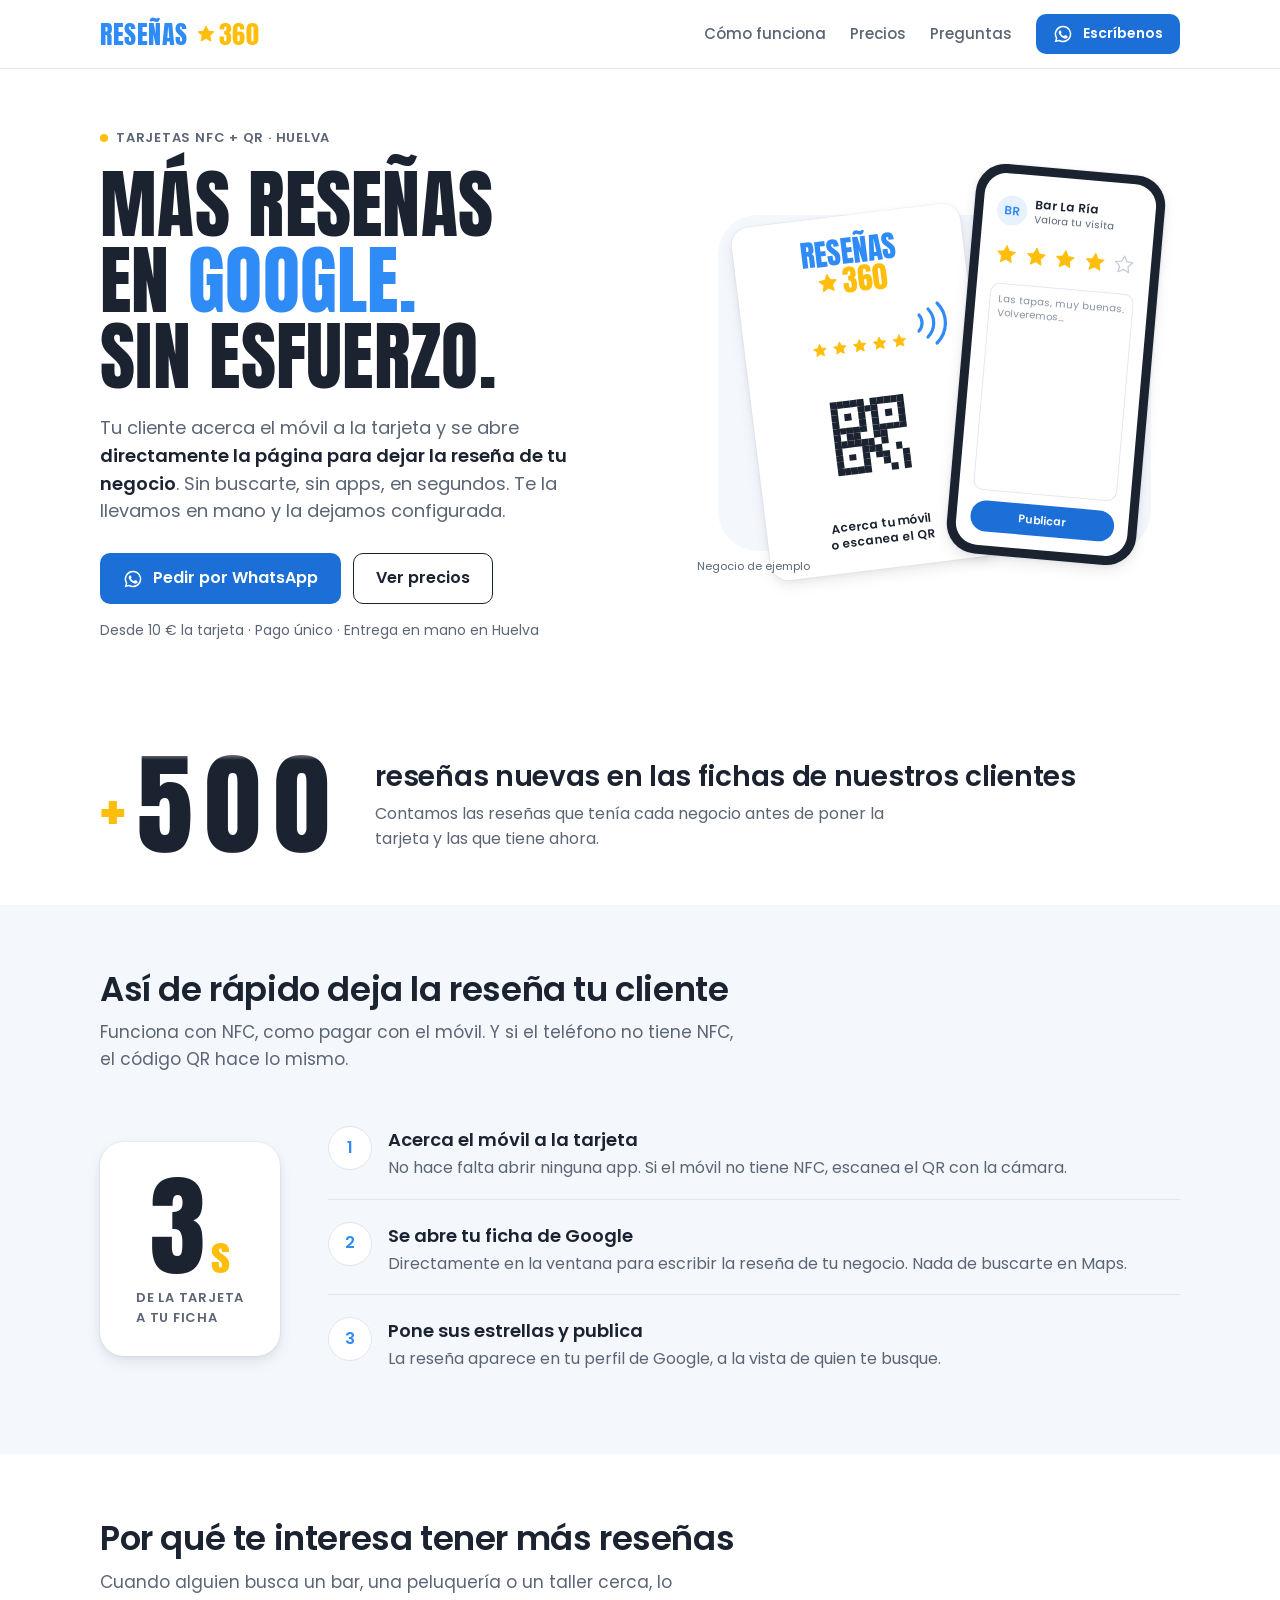
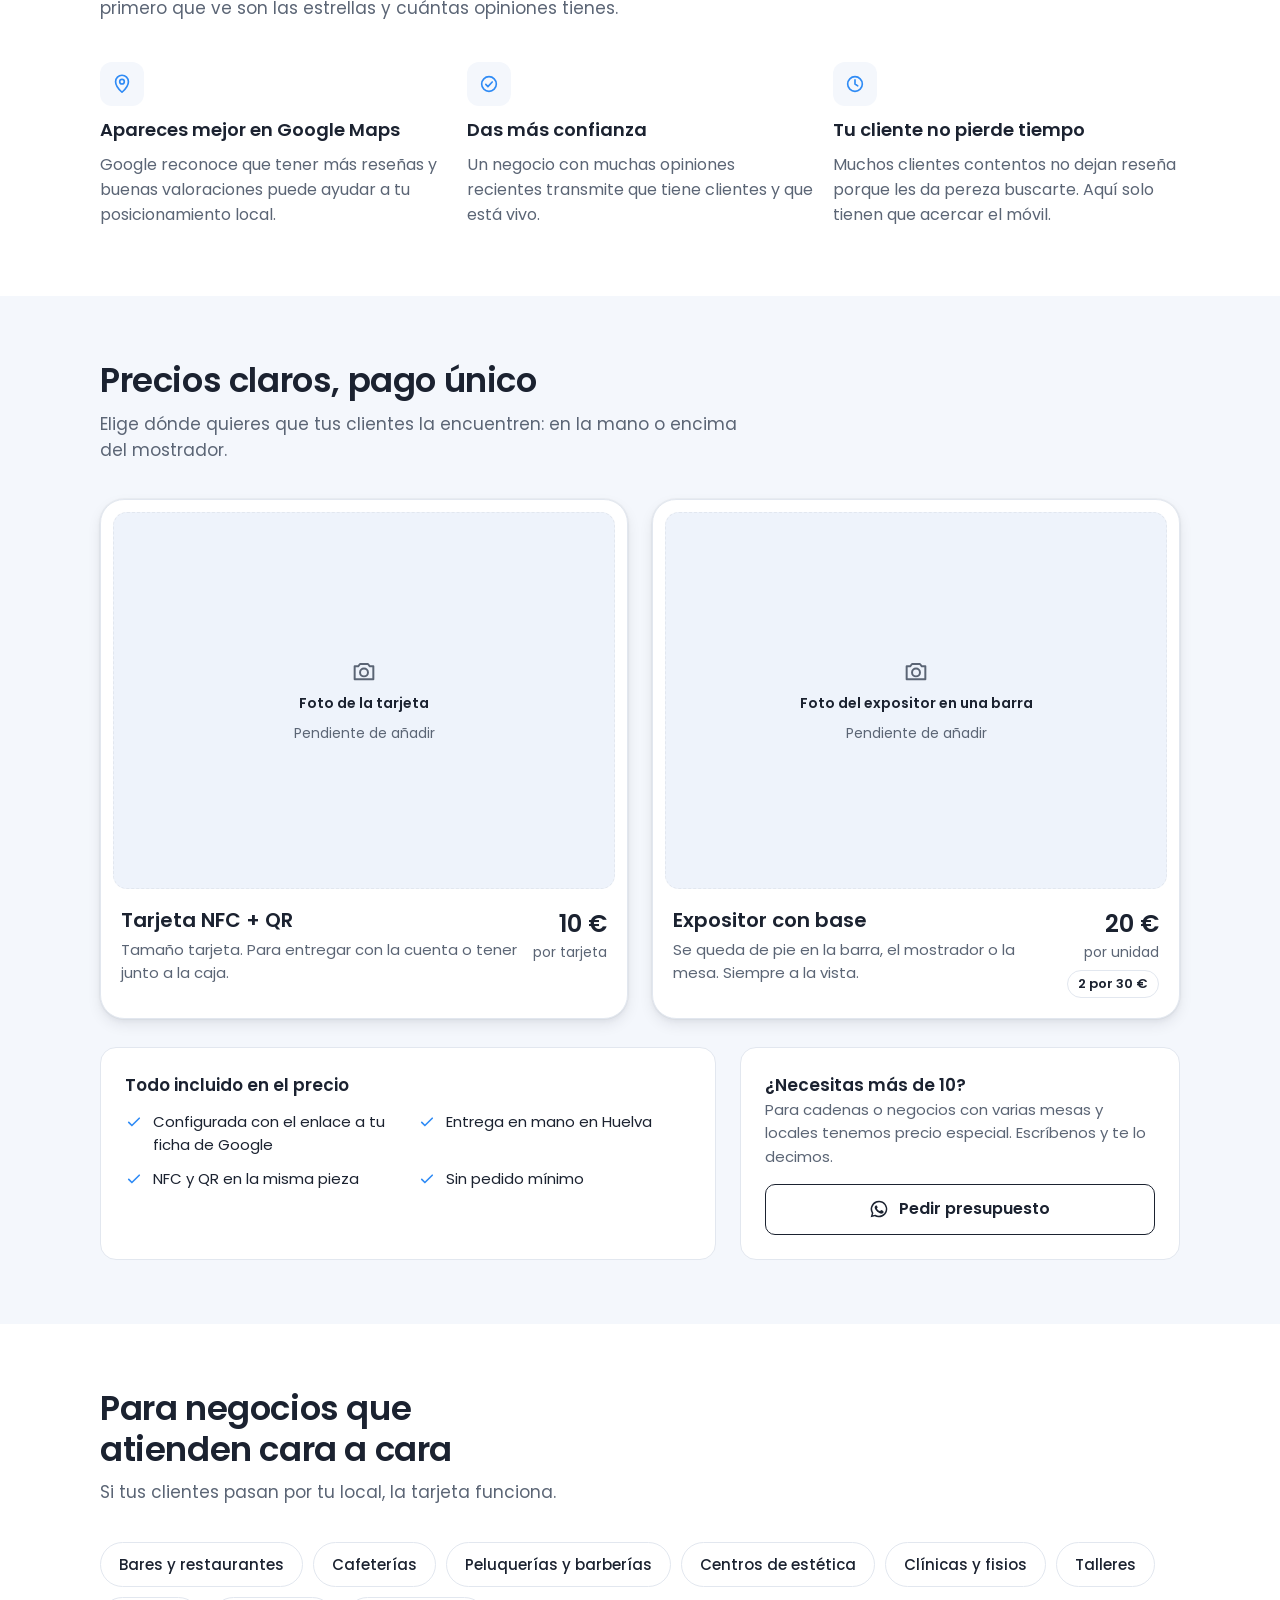
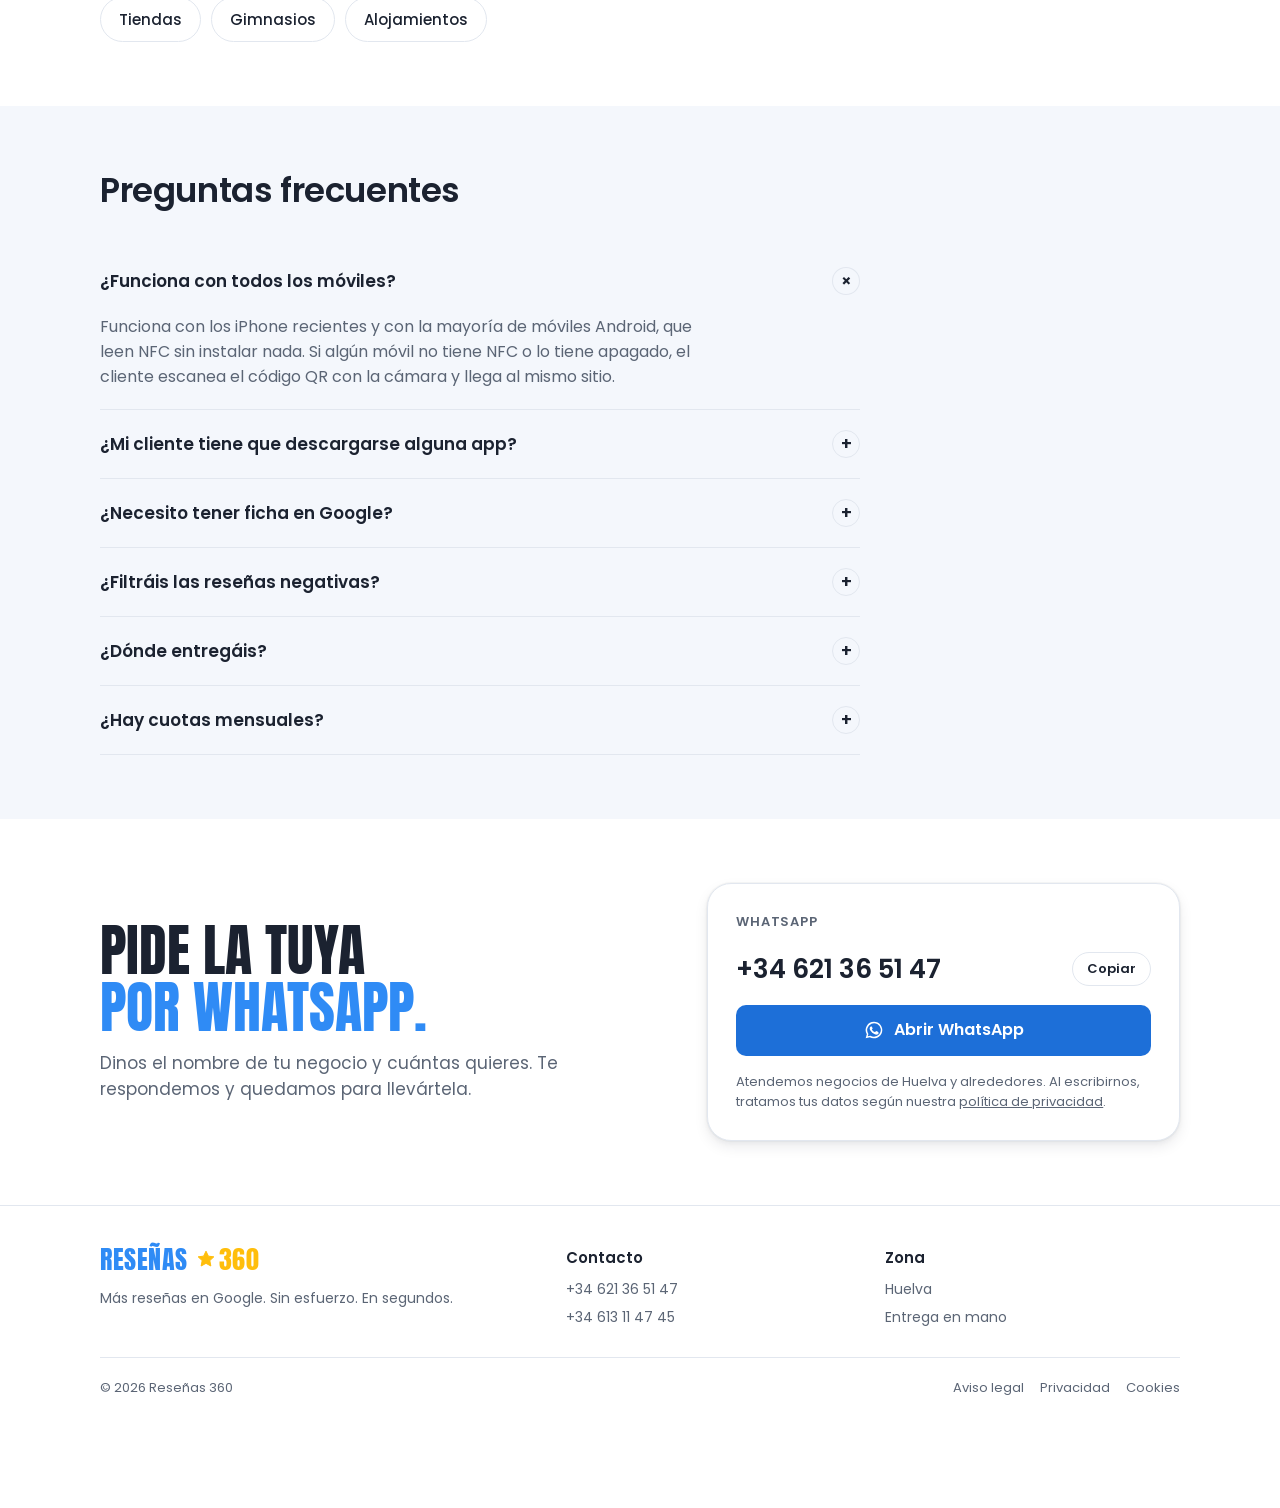
<file: index.html>
<!doctype html>
<html lang="es">
<head>
<meta charset="utf-8">
<meta name="viewport" content="width=device-width, initial-scale=1, viewport-fit=cover">
<title>Reseñas 360 · Tarjetas NFC para reseñas de Google en Huelva</title>
<meta name="description" content="Tarjetas y expositores NFC + QR para que tus clientes dejen su reseña en Google en segundos. Para negocios de Huelva, entregados en mano y configurados. Desde 10 €.">
<link rel="canonical" href="https://resenas360.com/">
<meta name="theme-color" content="#2f8bf5">
<meta property="og:type" content="website">
<meta property="og:locale" content="es_ES">
<meta property="og:site_name" content="Reseñas 360">
<meta property="og:title" content="Reseñas 360 · Más reseñas en Google. Sin esfuerzo.">
<meta property="og:description" content="Tarjetas y expositores NFC + QR para negocios de Huelva. Entrega en mano y configuración incluidas. Desde 10 €.">
<meta property="og:url" content="https://resenas360.com/">
<link rel="icon" href="favicon.svg" type="image/svg+xml">
<link rel="preload" href="assets/fonts/anton-latin-400-normal.woff2" as="font" type="font/woff2" crossorigin>
<link rel="preload" href="assets/fonts/poppins-latin-400-normal.woff2" as="font" type="font/woff2" crossorigin>
<link rel="stylesheet" href="assets/css/styles.css">
<script type="application/ld+json">
{
  "@context": "https://schema.org",
  "@type": "LocalBusiness",
  "name": "Reseñas 360",
  "description": "Tarjetas y expositores NFC + QR para conseguir más reseñas en Google.",
  "url": "https://resenas360.com/",
  "telephone": "+34621365147",
  "areaServed": { "@type": "City", "name": "Huelva" },
  "priceRange": "10 € - 30 €",
  "makesOffer": [
    { "@type": "Offer", "name": "Tarjeta NFC + QR", "price": "10", "priceCurrency": "EUR" },
    { "@type": "Offer", "name": "Expositor NFC + QR con base", "price": "20", "priceCurrency": "EUR" }
  ]
}
</script>
</head>
<body class="has-mbar">
<a class="skip" href="#contenido">Saltar al contenido</a>

<svg width="0" height="0" style="position:absolute" aria-hidden="true" focusable="false">
  <defs>
    <symbol id="star" viewBox="0 0 24 24"><path fill="#ffbe0b" d="M12 2.6l2.9 6 6.5.8-4.8 4.5 1.2 6.5L12 17.2l-5.8 3.2 1.2-6.5L2.6 9.4l6.5-.8z" stroke="#ffbe0b" stroke-width="1.2" stroke-linejoin="round"/></symbol>
    <symbol id="star-off" viewBox="0 0 24 24"><path fill="none" d="M12 2.6l2.9 6 6.5.8-4.8 4.5 1.2 6.5L12 17.2l-5.8 3.2 1.2-6.5L2.6 9.4l6.5-.8z" stroke="#c5ccd8" stroke-width="1.4" stroke-linejoin="round"/></symbol>
    <symbol id="wa" viewBox="0 0 24 24"><path fill="currentColor" d="M12 2a10 10 0 0 0-8.6 15.1L2 22l5-1.3A10 10 0 1 0 12 2zm0 18.2a8.2 8.2 0 0 1-4.2-1.2l-.3-.2-3 .8.8-2.9-.2-.3A8.2 8.2 0 1 1 12 20.2zm4.5-6.1c-.2-.1-1.5-.7-1.7-.8s-.4-.1-.6.1-.6.8-.8 1-.3.2-.5.1a6.7 6.7 0 0 1-3.3-2.9c-.2-.4.2-.4.7-1.3.1-.2 0-.3 0-.4l-.8-1.8c-.2-.5-.4-.4-.6-.4h-.5a1 1 0 0 0-.7.3 3 3 0 0 0-.9 2.2 5.2 5.2 0 0 0 1.1 2.7 11.8 11.8 0 0 0 4.5 4c1.7.7 2.3.8 3.2.6a2.7 2.7 0 0 0 1.8-1.2 2.2 2.2 0 0 0 .1-1.2c0-.1-.2-.2-.4-.3z"/></symbol>
    <symbol id="check" viewBox="0 0 24 24"><path fill="none" stroke="currentColor" stroke-width="2.2" stroke-linecap="round" stroke-linejoin="round" d="M5 12.5l4.2 4.2L19 7"/></symbol>
    <symbol id="cam" viewBox="0 0 24 24"><g fill="none" stroke="currentColor" stroke-width="1.7" stroke-linejoin="round"><path d="M4 8h3l1.6-2h6.8L17 8h3v11H4z"/><circle cx="12" cy="13.2" r="3.4"/></g></symbol>
  </defs>
</svg>

<header class="nav">
  <div class="wrap">
    <a class="logo" href="./" aria-label="Reseñas 360, inicio">
      <span class="w">RESEÑAS</span>
      <span class="n"><svg aria-hidden="true"><use href="#star"/></svg>360</span>
    </a>
    <nav class="nav-links" aria-label="Secciones">
      <a class="t" href="#como-funciona">Cómo funciona</a>
      <a class="t" href="#precios">Precios</a>
      <a class="t" href="#preguntas">Preguntas</a>
      <a class="btn btn-primary btn-sm wa-link" href="https://wa.me/34621365147" target="_blank" rel="noopener"><svg aria-hidden="true"><use href="#wa"/></svg>Escríbenos</a>
    </nav>
  </div>
</header>

<main id="contenido">
  <section class="hero">
    <div class="wrap">
      <div>
        <span class="eyebrow"><span class="dot"></span>Tarjetas NFC + QR · Huelva</span>
        <h1>Más reseñas<br>en <span class="b">Google.</span><br>Sin esfuerzo.</h1>
        <p class="lead">Tu cliente acerca el móvil a la tarjeta y se abre <strong>directamente la página para dejar la reseña de tu negocio</strong>. Sin buscarte, sin apps, en segundos. Te la llevamos en mano y la dejamos configurada.</p>
        <div class="ctas">
          <a class="btn btn-primary wa-link" href="https://wa.me/34621365147" target="_blank" rel="noopener"><svg aria-hidden="true"><use href="#wa"/></svg>Pedir por WhatsApp</a>
          <a class="btn btn-secondary" href="#precios">Ver precios</a>
        </div>
        <p class="note">Desde 10 € la tarjeta · Pago único · Entrega en mano en Huelva</p>
      </div>

      <div class="stage" role="img" aria-label="Ilustración: tarjeta Reseñas 360 y un móvil con la pantalla para dejar una reseña">
        <div class="glow"></div>
        <div class="card">
          <div class="cl">RESEÑAS<span class="n"><svg><use href="#star"/></svg>360</span></div>
          <div class="stars"><svg><use href="#star"/></svg><svg><use href="#star"/></svg><svg><use href="#star"/></svg><svg><use href="#star"/></svg><svg><use href="#star"/></svg></div>
          <div class="qr" id="qr"></div>
          <div class="tap">Acerca tu móvil<br>o escanea el QR</div>
        </div>
        <svg class="waves" viewBox="0 0 56 56"><g fill="none" stroke="currentColor" stroke-width="3.2" stroke-linecap="round"><path d="M14 20a12 12 0 0 1 0 16"/><path d="M23 14a20 20 0 0 1 0 28"/><path d="M32 8a28 28 0 0 1 0 40"/></g></svg>
        <div class="phone">
          <div class="screen">
            <div class="biz"><div class="av">BR</div><div><div class="bn">Bar La Ría</div><div class="bs">Valora tu visita</div></div></div>
            <div class="rate"><svg><use href="#star"/></svg><svg><use href="#star"/></svg><svg><use href="#star"/></svg><svg><use href="#star"/></svg><svg><use href="#star-off"/></svg></div>
            <div class="field">Las tapas, muy buenas. Volveremos…</div>
            <div class="pub">Publicar</div>
          </div>
        </div>
        <span class="ex">Negocio de ejemplo</span>
      </div>
    </div>
  </section>

  <section class="proof" aria-labelledby="proof-title">
    <div class="wrap">
      <div class="proof-num" aria-hidden="true">
        <span class="plus">+</span>
        <span class="counter-container">
          <span class="counter-counter" data-counter="500" data-places="100,10,1">500</span>
          <span class="gradient-container"><span class="top-gradient"></span><span class="bottom-gradient"></span></span>
        </span>
      </div>
      <div>
        <h2 id="proof-title"><span class="sr-only">Más de 500 </span>reseñas nuevas en las fichas de nuestros clientes</h2>
        <p>Contamos las reseñas que tenía cada negocio antes de poner la tarjeta y las que tiene ahora.</p>
      </div>
    </div>
  </section>

  <section class="band" id="como-funciona">
    <div class="wrap">
      <div class="sh">
        <h2>Así de rápido deja la reseña tu cliente</h2>
        <p>Funciona con NFC, como pagar con el móvil. Y si el teléfono no tiene NFC, el código QR hace lo mismo.</p>
      </div>
      <div class="how">
        <div class="secs"><div class="big">3<small>s</small></div><div class="lbl">de la tarjeta<br>a tu ficha</div></div>
        <ol class="steps">
          <li><span class="num">1</span><div><h3>Acerca el móvil a la tarjeta</h3><p>No hace falta abrir ninguna app. Si el móvil no tiene NFC, escanea el QR con la cámara.</p></div></li>
          <li><span class="num">2</span><div><h3>Se abre tu ficha de Google</h3><p>Directamente en la ventana para escribir la reseña de tu negocio. Nada de buscarte en Maps.</p></div></li>
          <li><span class="num">3</span><div><h3>Pone sus estrellas y publica</h3><p>La reseña aparece en tu perfil de Google, a la vista de quien te busque.</p></div></li>
        </ol>
      </div>
    </div>
  </section>

  <section>
    <div class="wrap">
      <div class="sh">
        <h2>Por qué te interesa tener más reseñas</h2>
        <p>Cuando alguien busca un bar, una peluquería o un taller cerca, lo primero que ve son las estrellas y cuántas opiniones tienes.</p>
      </div>
      <div class="why">
        <article>
          <div class="ic"><svg viewBox="0 0 24 24" aria-hidden="true"><g fill="none" stroke="currentColor" stroke-width="1.8" stroke-linecap="round" stroke-linejoin="round"><path d="M12 21s-7-6.2-7-11.5A7 7 0 0 1 19 9.5C19 14.8 12 21 12 21z"/><circle cx="12" cy="9.5" r="2.5"/></g></svg></div>
          <h3>Apareces mejor en Google Maps</h3>
          <p>Google reconoce que tener más reseñas y buenas valoraciones puede ayudar a tu posicionamiento local.</p>
        </article>
        <article>
          <div class="ic"><svg viewBox="0 0 24 24" aria-hidden="true"><g fill="none" stroke="currentColor" stroke-width="1.8" stroke-linecap="round" stroke-linejoin="round"><path d="M4 12a8 8 0 1 0 16 0 8 8 0 0 0-16 0z"/><path d="M8.5 12.5l2.3 2.3 4.7-5"/></g></svg></div>
          <h3>Das más confianza</h3>
          <p>Un negocio con muchas opiniones recientes transmite que tiene clientes y que está vivo.</p>
        </article>
        <article>
          <div class="ic"><svg viewBox="0 0 24 24" aria-hidden="true"><g fill="none" stroke="currentColor" stroke-width="1.8" stroke-linecap="round" stroke-linejoin="round"><circle cx="12" cy="12" r="8"/><path d="M12 7.5V12l3 2"/></g></svg></div>
          <h3>Tu cliente no pierde tiempo</h3>
          <p>Muchos clientes contentos no dejan reseña porque les da pereza buscarte. Aquí solo tienen que acercar el móvil.</p>
        </article>
      </div>
    </div>
  </section>

  <section class="band" id="precios">
    <div class="wrap">
      <div class="sh">
        <h2>Precios claros, pago único</h2>
        <p>Elige dónde quieres que tus clientes la encuentren: en la mano o encima del mostrador.</p>
      </div>
      <div class="products">
        <article class="product border-glow-card" data-edge-sensitivity="30" data-glow-color="212 90 58" data-border-radius="24" data-glow-radius="40" data-glow-intensity="1" data-cone-spread="25" data-colors="#2f8bf5,#ffbe0b,#7cc4ff">
          <span class="edge-light"></span>
          <div class="border-glow-inner">
          <div class="photo"><svg aria-hidden="true"><use href="#cam"/></svg><b>Foto de la tarjeta</b>Pendiente de añadir</div>
          <div class="pmeta">
            <div><h3>Tarjeta NFC + QR</h3><p>Tamaño tarjeta. Para entregar con la cuenta o tener junto a la caja.</p></div>
            <div class="price"><div class="v">10 €</div><div class="u">por tarjeta</div></div>
          </div>
        </div>
        </article>
        <article class="product border-glow-card" data-edge-sensitivity="30" data-glow-color="212 90 58" data-border-radius="24" data-glow-radius="40" data-glow-intensity="1" data-cone-spread="25" data-colors="#2f8bf5,#ffbe0b,#7cc4ff">
          <span class="edge-light"></span>
          <div class="border-glow-inner">
          <div class="photo"><svg aria-hidden="true"><use href="#cam"/></svg><b>Foto del expositor en una barra</b>Pendiente de añadir</div>
          <div class="pmeta">
            <div><h3>Expositor con base</h3><p>Se queda de pie en la barra, el mostrador o la mesa. Siempre a la vista.</p></div>
            <div class="price"><div class="v">20 €</div><div class="u">por unidad</div><span class="alt">2 por 30 €</span></div>
          </div>
        </div>
        </article>
      </div>
      <div class="included">
        <div class="inc">
          <h3>Todo incluido en el precio</h3>
          <ul>
            <li><svg aria-hidden="true"><use href="#check"/></svg>Configurada con el enlace a tu ficha de Google</li>
            <li><svg aria-hidden="true"><use href="#check"/></svg>Entrega en mano en Huelva</li>
            <li><svg aria-hidden="true"><use href="#check"/></svg>NFC y QR en la misma pieza</li>
            <li><svg aria-hidden="true"><use href="#check"/></svg>Sin pedido mínimo</li>
          </ul>
        </div>
        <div class="bulk">
          <div><h3>¿Necesitas más de 10?</h3><p>Para cadenas o negocios con varias mesas y locales tenemos precio especial. Escríbenos y te lo decimos.</p></div>
          <a class="btn btn-secondary wa-link" data-msg="Hola, quiero pedir más de 10 tarjetas de Reseñas 360. ¿Qué precio tendría?" href="https://wa.me/34621365147" target="_blank" rel="noopener"><svg aria-hidden="true"><use href="#wa"/></svg>Pedir presupuesto</a>
        </div>
      </div>
    </div>
  </section>

  <section>
    <div class="wrap">
      <div class="sh">
        <h2>Para negocios que atienden cara a cara</h2>
        <p>Si tus clientes pasan por tu local, la tarjeta funciona.</p>
      </div>
      <div class="chips">
        <span class="chip">Bares y restaurantes</span>
        <span class="chip">Cafeterías</span>
        <span class="chip">Peluquerías y barberías</span>
        <span class="chip">Centros de estética</span>
        <span class="chip">Clínicas y fisios</span>
        <span class="chip">Talleres</span>
        <span class="chip">Tiendas</span>
        <span class="chip">Gimnasios</span>
        <span class="chip">Alojamientos</span>
      </div>
    </div>
  </section>

  <section class="band" id="preguntas">
    <div class="wrap">
      <div class="sh"><h2>Preguntas frecuentes</h2></div>
      <div class="faq">
        <details open>
          <summary>¿Funciona con todos los móviles?<span class="pl" aria-hidden="true">+</span></summary>
          <p class="a">Funciona con los iPhone recientes y con la mayoría de móviles Android, que leen NFC sin instalar nada. Si algún móvil no tiene NFC o lo tiene apagado, el cliente escanea el código QR con la cámara y llega al mismo sitio.</p>
        </details>
        <details>
          <summary>¿Mi cliente tiene que descargarse alguna app?<span class="pl" aria-hidden="true">+</span></summary>
          <p class="a">No. Acerca el móvil y se abre la página de Google para escribir la reseña. Solo necesita su cuenta de Google, la misma que usa en el móvil.</p>
        </details>
        <details>
          <summary>¿Necesito tener ficha en Google?<span class="pl" aria-hidden="true">+</span></summary>
          <p class="a">Sí, la tarjeta lleva a tu Perfil de Empresa de Google. Si no lo tienes o no sabes dónde está, cuéntanoslo por WhatsApp antes de pedir.</p>
        </details>
        <details>
          <summary>¿Filtráis las reseñas negativas?<span class="pl" aria-hidden="true">+</span></summary>
          <p class="a">No. La tarjeta lleva a todos tus clientes directamente a Google, como exigen sus normas. Filtrar opiniones o premiar a quien deja reseña va contra las políticas de Google y puede hacer que te borren reseñas.</p>
        </details>
        <details>
          <summary>¿Dónde entregáis?<span class="pl" aria-hidden="true">+</span></summary>
          <p class="a">En Huelva, en persona. Te la llevamos a tu negocio ya configurada y comprobamos contigo que funciona.</p>
        </details>
        <details>
          <summary>¿Hay cuotas mensuales?<span class="pl" aria-hidden="true">+</span></summary>
          <p class="a">No. Pagas la tarjeta o el expositor una vez y es tuyo.</p>
        </details>
      </div>
    </div>
  </section>

  <section id="contacto">
    <div class="wrap contact">
      <div>
        <h2>Pide la tuya<br><span class="b">por WhatsApp.</span></h2>
        <p>Dinos el nombre de tu negocio y cuántas quieres. Te respondemos y quedamos para llevártela.</p>
      </div>
      <div class="cbox border-glow-card" data-edge-sensitivity="30" data-glow-color="212 90 58" data-border-radius="24" data-glow-radius="40" data-glow-intensity="1" data-cone-spread="25" data-colors="#2f8bf5,#ffbe0b,#7cc4ff">
        <span class="edge-light"></span>
        <div class="border-glow-inner">
        <span class="lb">WhatsApp</span>
        <div class="num"><span id="num">+34 621 36 51 47</span><button class="copy" type="button" id="copyBtn">Copiar</button></div>
        <a class="btn btn-primary wa-link" href="https://wa.me/34621365147" target="_blank" rel="noopener"><svg aria-hidden="true"><use href="#wa"/></svg>Abrir WhatsApp</a>
        <small>Atendemos negocios de Huelva y alrededores. Al escribirnos, tratamos tus datos según nuestra <a href="privacidad.html">política de privacidad</a>.</small>
        </div>
      </div>
    </div>
  </section>
</main>

<footer>
  <div class="wrap">
    <div class="fgrid">
      <div>
        <a class="logo" href="./" aria-label="Reseñas 360"><span class="w">RESEÑAS</span><span class="n"><svg aria-hidden="true"><use href="#star"/></svg>360</span></a>
        <p style="margin-top:10px">Más reseñas en Google. Sin esfuerzo. En segundos.</p>
      </div>
      <div>
        <h4>Contacto</h4>
        <ul class="tab"><li>+34 621 36 51 47</li><li>+34 613 11 47 45</li></ul>
      </div>
      <div>
        <h4>Zona</h4>
        <ul><li>Huelva</li><li>Entrega en mano</li></ul>
      </div>
    </div>
    <div class="legal">
      <span>© <span class="year">2026</span> Reseñas 360</span>
      <nav class="links" aria-label="Legal"><a href="aviso-legal.html">Aviso legal</a><a href="privacidad.html">Privacidad</a><a href="cookies.html">Cookies</a></nav>
    </div>
  </div>
</footer>

<div class="mbar">
  <div class="mt"><b>Desde 10 €</b>Entrega en mano en Huelva</div>
  <a class="btn btn-primary wa-link" href="https://wa.me/34621365147" target="_blank" rel="noopener"><svg aria-hidden="true"><use href="#wa"/></svg>WhatsApp</a>
</div>

<script src="assets/js/main.js" defer></script>
</body>
</html>
</file>
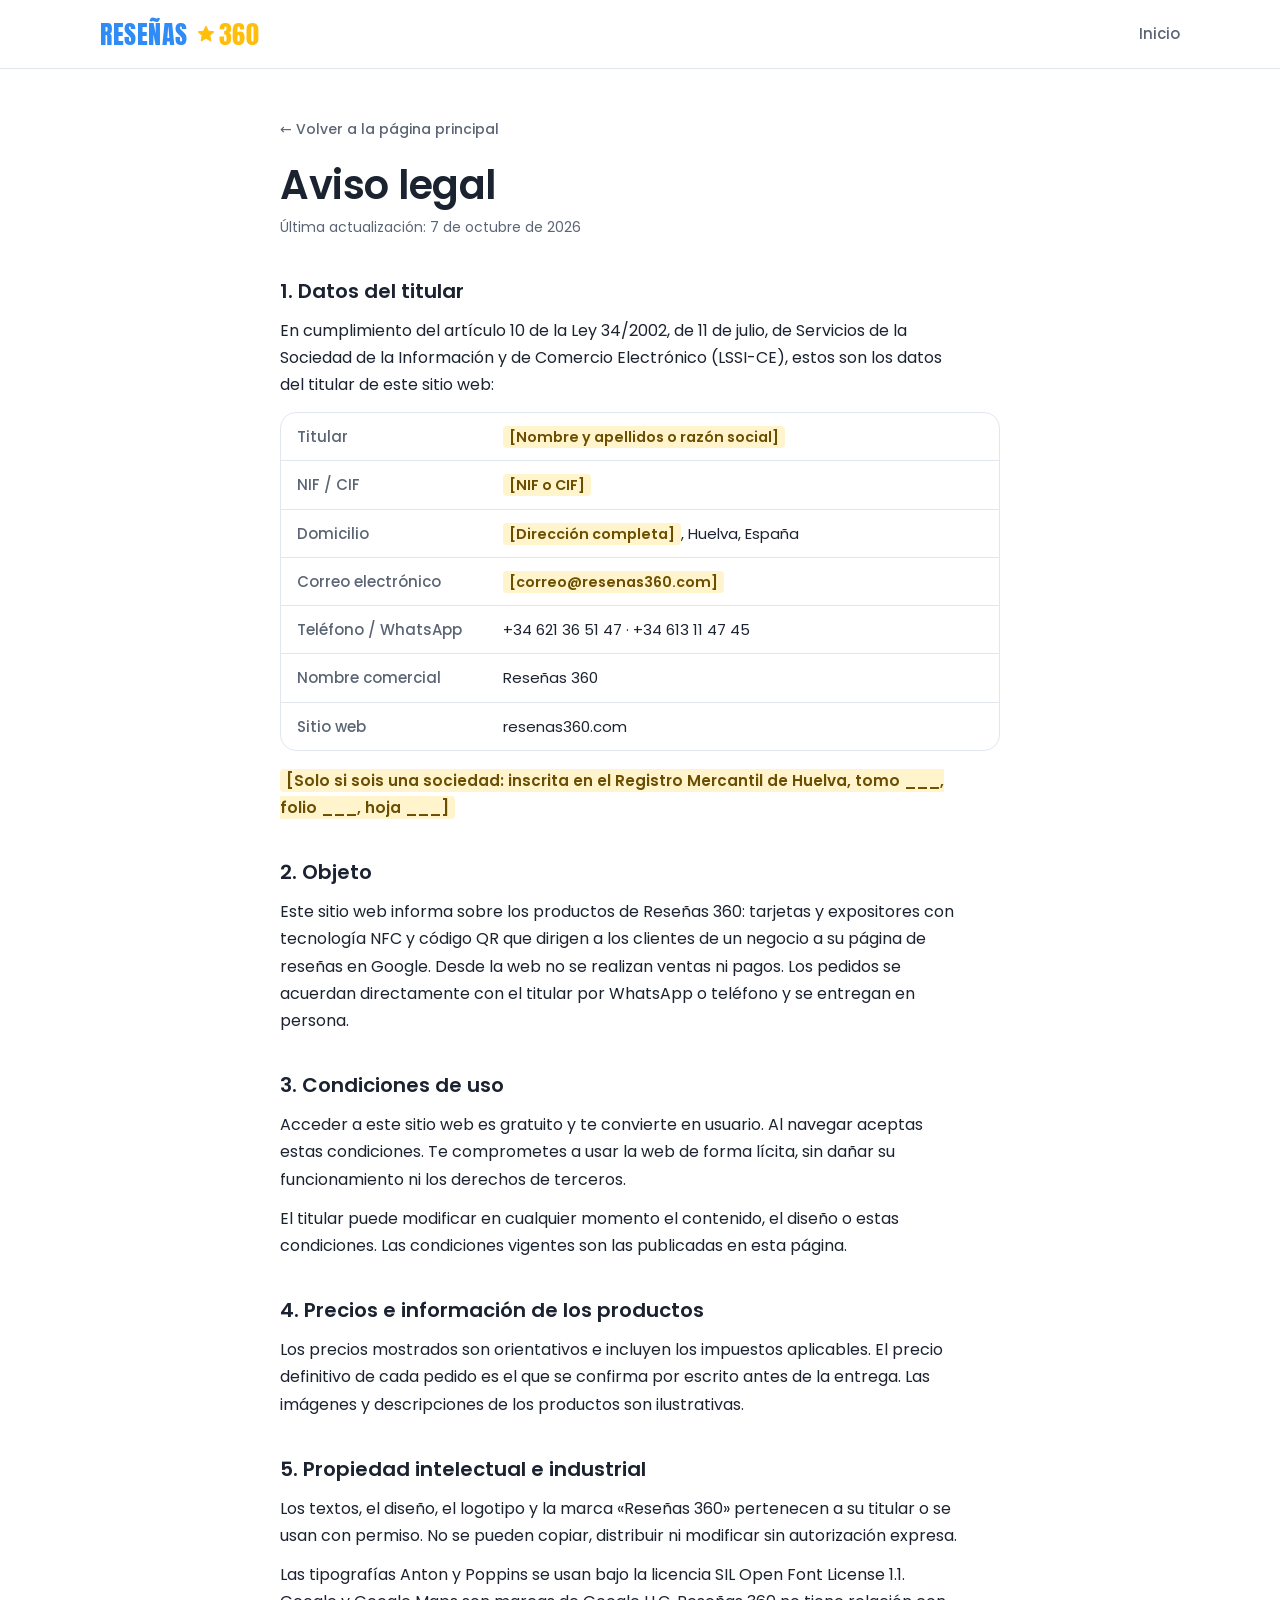
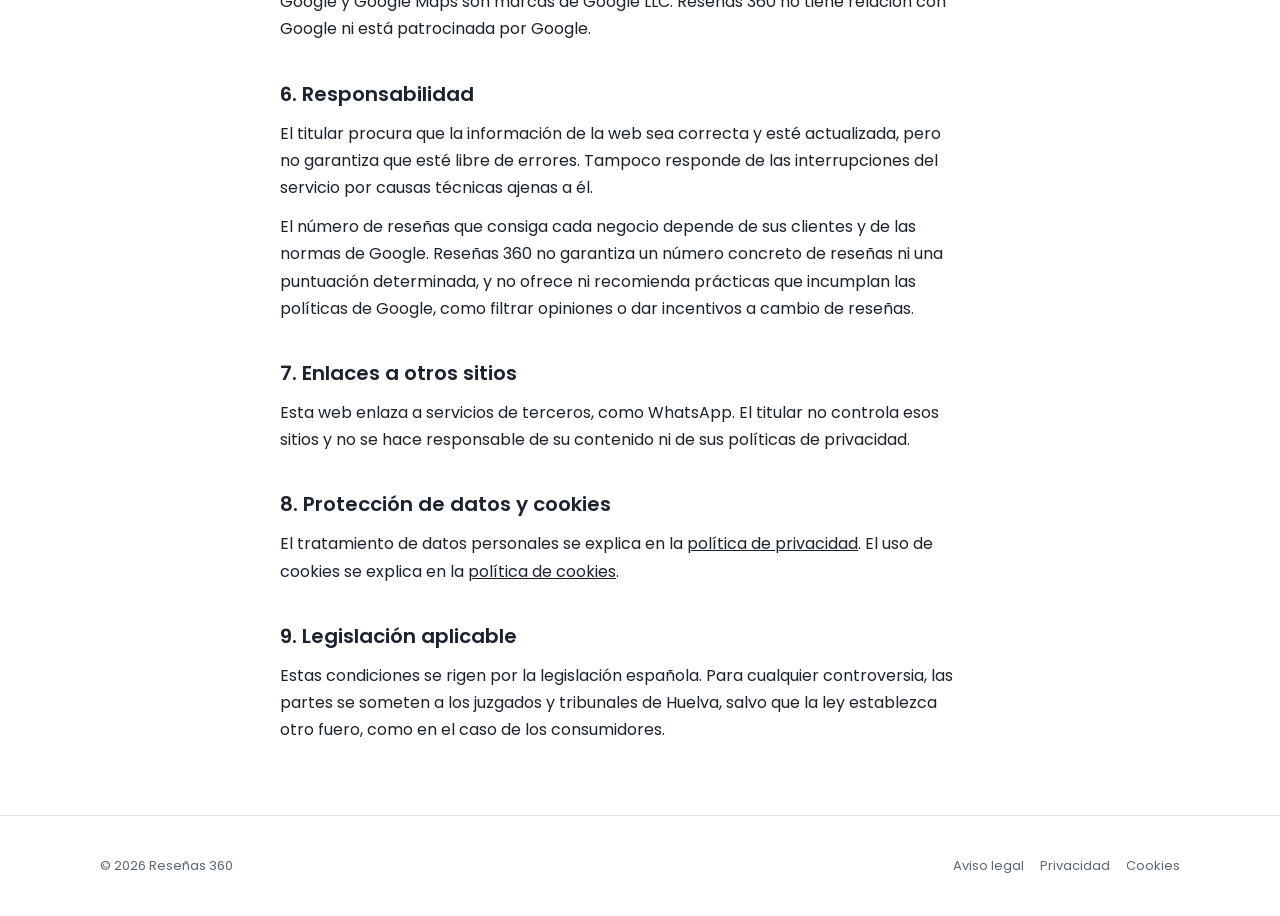
<file: aviso-legal.html>
<!doctype html>
<html lang="es">
<head>
<meta charset="utf-8">
<meta name="viewport" content="width=device-width, initial-scale=1, viewport-fit=cover">
<title>Aviso legal · Reseñas 360</title>
<meta name="description" content="Aviso legal de Reseñas 360: datos del titular del sitio web y condiciones de uso.">
<meta name="robots" content="noindex, follow">
<link rel="canonical" href="https://resenas360.com/aviso-legal.html">
<meta name="theme-color" content="#2f8bf5">
<link rel="icon" href="favicon.svg" type="image/svg+xml">
<link rel="stylesheet" href="assets/css/styles.css">
</head>
<body>
<a class="skip" href="#contenido">Saltar al contenido</a>
<svg width="0" height="0" style="position:absolute" aria-hidden="true" focusable="false"><defs><symbol id="star" viewBox="0 0 24 24"><path fill="#ffbe0b" d="M12 2.6l2.9 6 6.5.8-4.8 4.5 1.2 6.5L12 17.2l-5.8 3.2 1.2-6.5L2.6 9.4l6.5-.8z" stroke="#ffbe0b" stroke-width="1.2" stroke-linejoin="round"/></symbol></defs></svg>

<header class="nav">
  <div class="wrap">
    <a class="logo" href="./" aria-label="Reseñas 360, inicio"><span class="w">RESEÑAS</span><span class="n"><svg aria-hidden="true"><use href="#star"/></svg>360</span></a>
    <nav class="nav-links" aria-label="Volver"><a class="t" href="./">Inicio</a></nav>
  </div>
</header>

<main id="contenido" class="doc">
  <div class="wrap">
    <a class="back" href="./">← Volver a la página principal</a>
    <h1>Aviso legal</h1>
    <p class="updated">Última actualización: 7 de octubre de 2026</p>

    <h2>1. Datos del titular</h2>
    <p>En cumplimiento del artículo 10 de la Ley 34/2002, de 11 de julio, de Servicios de la Sociedad de la Información y de Comercio Electrónico (LSSI-CE), estos son los datos del titular de este sitio web:</p>
    <dl class="data">
      <div><dt>Titular</dt><dd><span class="pending">[Nombre y apellidos o razón social]</span></dd></div>
      <div><dt>NIF / CIF</dt><dd><span class="pending">[NIF o CIF]</span></dd></div>
      <div><dt>Domicilio</dt><dd><span class="pending">[Dirección completa]</span>, Huelva, España</dd></div>
      <div><dt>Correo electrónico</dt><dd><span class="pending">[correo@resenas360.com]</span></dd></div>
      <div><dt>Teléfono / WhatsApp</dt><dd>+34 621 36 51 47 · +34 613 11 47 45</dd></div>
      <div><dt>Nombre comercial</dt><dd>Reseñas 360</dd></div>
      <div><dt>Sitio web</dt><dd>resenas360.com</dd></div>
    </dl>
    <p style="margin-top:12px"><span class="pending">[Solo si sois una sociedad: inscrita en el Registro Mercantil de Huelva, tomo ___, folio ___, hoja ___]</span></p>

    <h2>2. Objeto</h2>
    <p>Este sitio web informa sobre los productos de Reseñas 360: tarjetas y expositores con tecnología NFC y código QR que dirigen a los clientes de un negocio a su página de reseñas en Google. Desde la web no se realizan ventas ni pagos. Los pedidos se acuerdan directamente con el titular por WhatsApp o teléfono y se entregan en persona.</p>

    <h2>3. Condiciones de uso</h2>
    <p>Acceder a este sitio web es gratuito y te convierte en usuario. Al navegar aceptas estas condiciones. Te comprometes a usar la web de forma lícita, sin dañar su funcionamiento ni los derechos de terceros.</p>
    <p>El titular puede modificar en cualquier momento el contenido, el diseño o estas condiciones. Las condiciones vigentes son las publicadas en esta página.</p>

    <h2>4. Precios e información de los productos</h2>
    <p>Los precios mostrados son orientativos e incluyen los impuestos aplicables. El precio definitivo de cada pedido es el que se confirma por escrito antes de la entrega. Las imágenes y descripciones de los productos son ilustrativas.</p>

    <h2>5. Propiedad intelectual e industrial</h2>
    <p>Los textos, el diseño, el logotipo y la marca «Reseñas 360» pertenecen a su titular o se usan con permiso. No se pueden copiar, distribuir ni modificar sin autorización expresa.</p>
    <p>Las tipografías Anton y Poppins se usan bajo la licencia SIL Open Font License 1.1. Google y Google Maps son marcas de Google LLC. Reseñas 360 no tiene relación con Google ni está patrocinada por Google.</p>

    <h2>6. Responsabilidad</h2>
    <p>El titular procura que la información de la web sea correcta y esté actualizada, pero no garantiza que esté libre de errores. Tampoco responde de las interrupciones del servicio por causas técnicas ajenas a él.</p>
    <p>El número de reseñas que consiga cada negocio depende de sus clientes y de las normas de Google. Reseñas 360 no garantiza un número concreto de reseñas ni una puntuación determinada, y no ofrece ni recomienda prácticas que incumplan las políticas de Google, como filtrar opiniones o dar incentivos a cambio de reseñas.</p>

    <h2>7. Enlaces a otros sitios</h2>
    <p>Esta web enlaza a servicios de terceros, como WhatsApp. El titular no controla esos sitios y no se hace responsable de su contenido ni de sus políticas de privacidad.</p>

    <h2>8. Protección de datos y cookies</h2>
    <p>El tratamiento de datos personales se explica en la <a href="privacidad.html">política de privacidad</a>. El uso de cookies se explica en la <a href="cookies.html">política de cookies</a>.</p>

    <h2>9. Legislación aplicable</h2>
    <p>Estas condiciones se rigen por la legislación española. Para cualquier controversia, las partes se someten a los juzgados y tribunales de Huelva, salvo que la ley establezca otro fuero, como en el caso de los consumidores.</p>
  </div>
</main>

<footer>
  <div class="wrap">
    <div class="legal" style="margin-top:0;padding-top:0;border-top:0">
      <span>© <span class="year">2026</span> Reseñas 360</span>
      <nav class="links" aria-label="Legal"><a href="aviso-legal.html" aria-current="page">Aviso legal</a><a href="privacidad.html">Privacidad</a><a href="cookies.html">Cookies</a></nav>
    </div>
  </div>
</footer>
<script src="assets/js/main.js" defer></script>
</body>
</html>
</file>
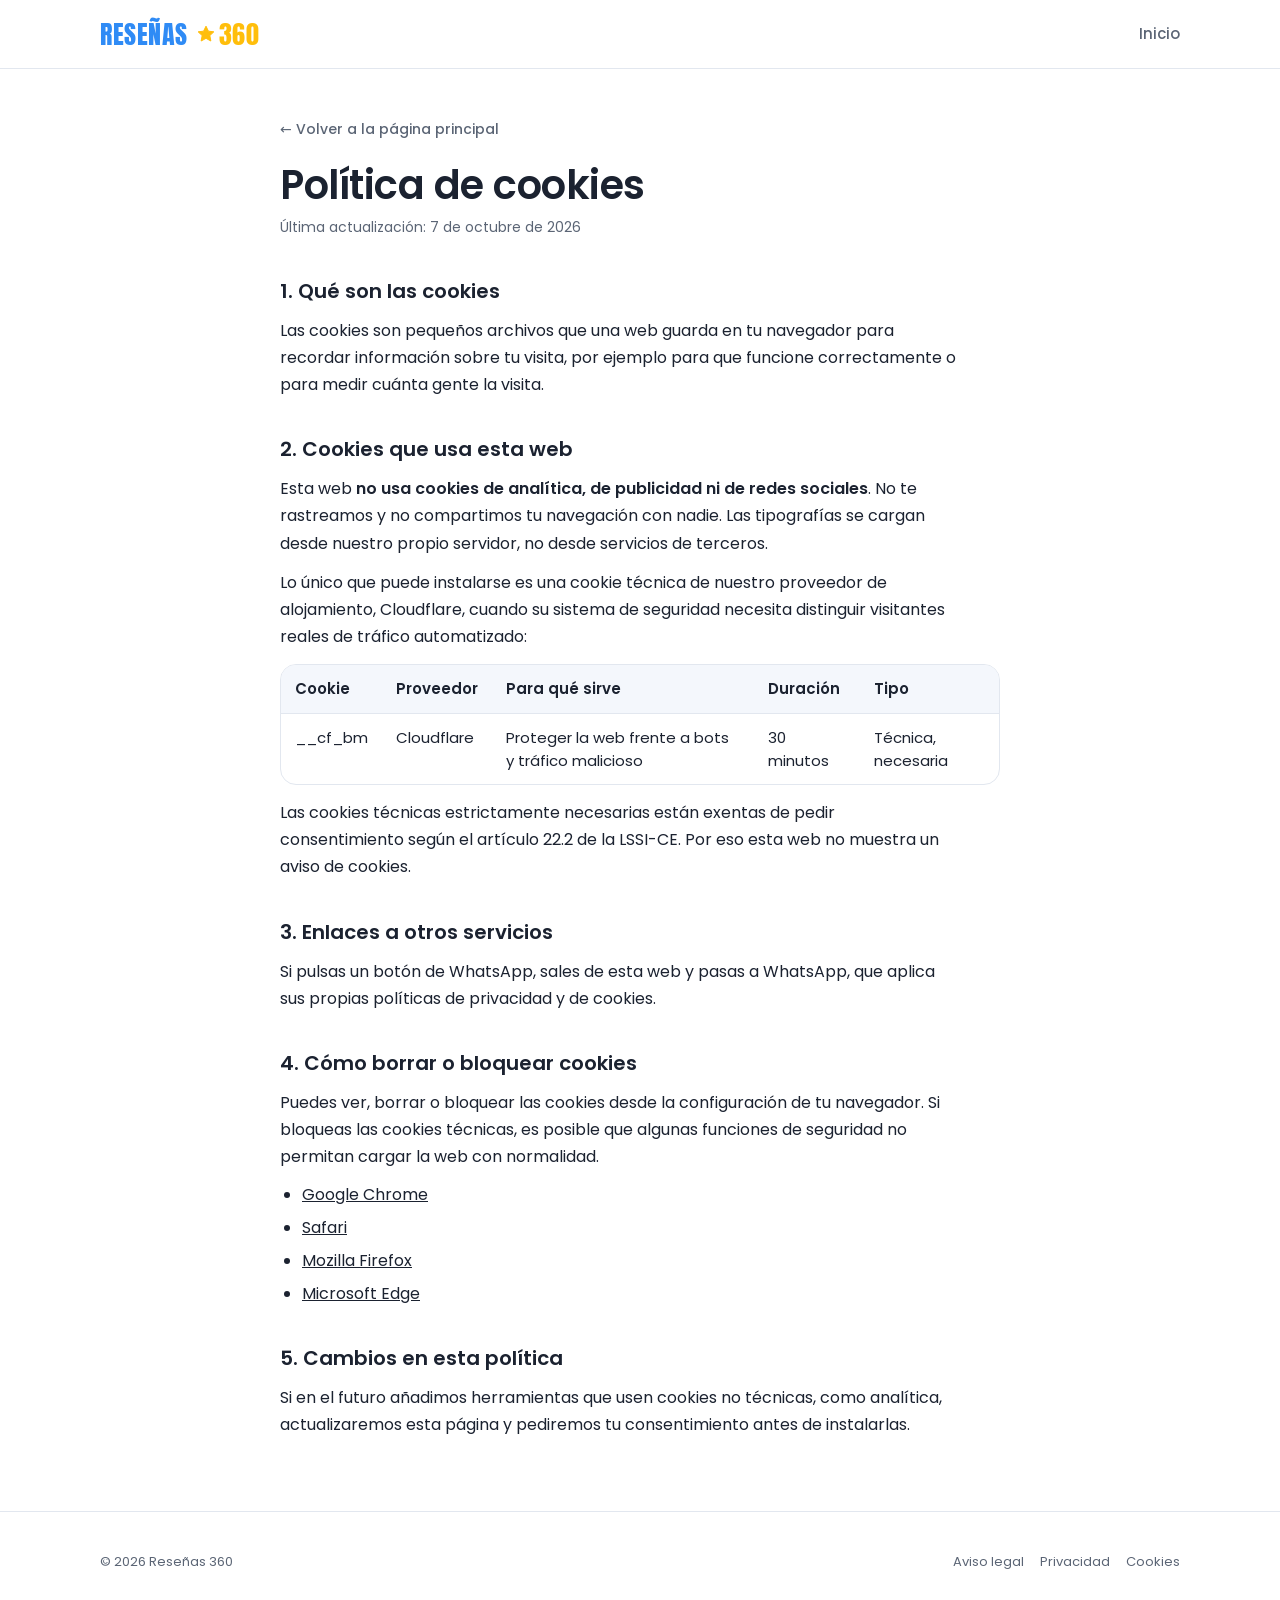
<file: cookies.html>
<!doctype html>
<html lang="es">
<head>
<meta charset="utf-8">
<meta name="viewport" content="width=device-width, initial-scale=1, viewport-fit=cover">
<title>Política de cookies · Reseñas 360</title>
<meta name="description" content="Qué cookies usa la web de Reseñas 360.">
<meta name="robots" content="noindex, follow">
<link rel="canonical" href="https://resenas360.com/cookies.html">
<meta name="theme-color" content="#2f8bf5">
<link rel="icon" href="favicon.svg" type="image/svg+xml">
<link rel="stylesheet" href="assets/css/styles.css">
</head>
<body>
<a class="skip" href="#contenido">Saltar al contenido</a>
<svg width="0" height="0" style="position:absolute" aria-hidden="true" focusable="false"><defs><symbol id="star" viewBox="0 0 24 24"><path fill="#ffbe0b" d="M12 2.6l2.9 6 6.5.8-4.8 4.5 1.2 6.5L12 17.2l-5.8 3.2 1.2-6.5L2.6 9.4l6.5-.8z" stroke="#ffbe0b" stroke-width="1.2" stroke-linejoin="round"/></symbol></defs></svg>

<header class="nav">
  <div class="wrap">
    <a class="logo" href="./" aria-label="Reseñas 360, inicio"><span class="w">RESEÑAS</span><span class="n"><svg aria-hidden="true"><use href="#star"/></svg>360</span></a>
    <nav class="nav-links" aria-label="Volver"><a class="t" href="./">Inicio</a></nav>
  </div>
</header>

<main id="contenido" class="doc">
  <div class="wrap">
    <a class="back" href="./">← Volver a la página principal</a>
    <h1>Política de cookies</h1>
    <p class="updated">Última actualización: 7 de octubre de 2026</p>

    <h2>1. Qué son las cookies</h2>
    <p>Las cookies son pequeños archivos que una web guarda en tu navegador para recordar información sobre tu visita, por ejemplo para que funcione correctamente o para medir cuánta gente la visita.</p>

    <h2>2. Cookies que usa esta web</h2>
    <p>Esta web <strong>no usa cookies de analítica, de publicidad ni de redes sociales</strong>. No te rastreamos y no compartimos tu navegación con nadie. Las tipografías se cargan desde nuestro propio servidor, no desde servicios de terceros.</p>
    <p>Lo único que puede instalarse es una cookie técnica de nuestro proveedor de alojamiento, Cloudflare, cuando su sistema de seguridad necesita distinguir visitantes reales de tráfico automatizado:</p>
    <div class="tablewrap">
      <table>
        <thead><tr><th>Cookie</th><th>Proveedor</th><th>Para qué sirve</th><th>Duración</th><th>Tipo</th></tr></thead>
        <tbody>
          <tr><td>__cf_bm</td><td>Cloudflare</td><td>Proteger la web frente a bots y tráfico malicioso</td><td>30 minutos</td><td>Técnica, necesaria</td></tr>
        </tbody>
      </table>
    </div>
    <p style="margin-top:14px">Las cookies técnicas estrictamente necesarias están exentas de pedir consentimiento según el artículo 22.2 de la LSSI-CE. Por eso esta web no muestra un aviso de cookies.</p>

    <h2>3. Enlaces a otros servicios</h2>
    <p>Si pulsas un botón de WhatsApp, sales de esta web y pasas a WhatsApp, que aplica sus propias políticas de privacidad y de cookies.</p>

    <h2>4. Cómo borrar o bloquear cookies</h2>
    <p>Puedes ver, borrar o bloquear las cookies desde la configuración de tu navegador. Si bloqueas las cookies técnicas, es posible que algunas funciones de seguridad no permitan cargar la web con normalidad.</p>
    <ul>
      <li><a href="https://support.google.com/chrome/answer/95647" target="_blank" rel="noopener">Google Chrome</a></li>
      <li><a href="https://support.apple.com/es-es/guide/safari/sfri11471/mac" target="_blank" rel="noopener">Safari</a></li>
      <li><a href="https://support.mozilla.org/es/kb/Borrar%20cookies" target="_blank" rel="noopener">Mozilla Firefox</a></li>
      <li><a href="https://support.microsoft.com/es-es/microsoft-edge" target="_blank" rel="noopener">Microsoft Edge</a></li>
    </ul>

    <h2>5. Cambios en esta política</h2>
    <p>Si en el futuro añadimos herramientas que usen cookies no técnicas, como analítica, actualizaremos esta página y pediremos tu consentimiento antes de instalarlas.</p>
  </div>
</main>

<footer>
  <div class="wrap">
    <div class="legal" style="margin-top:0;padding-top:0;border-top:0">
      <span>© <span class="year">2026</span> Reseñas 360</span>
      <nav class="links" aria-label="Legal"><a href="aviso-legal.html">Aviso legal</a><a href="privacidad.html">Privacidad</a><a href="cookies.html" aria-current="page">Cookies</a></nav>
    </div>
  </div>
</footer>
<script src="assets/js/main.js" defer></script>
</body>
</html>
</file>
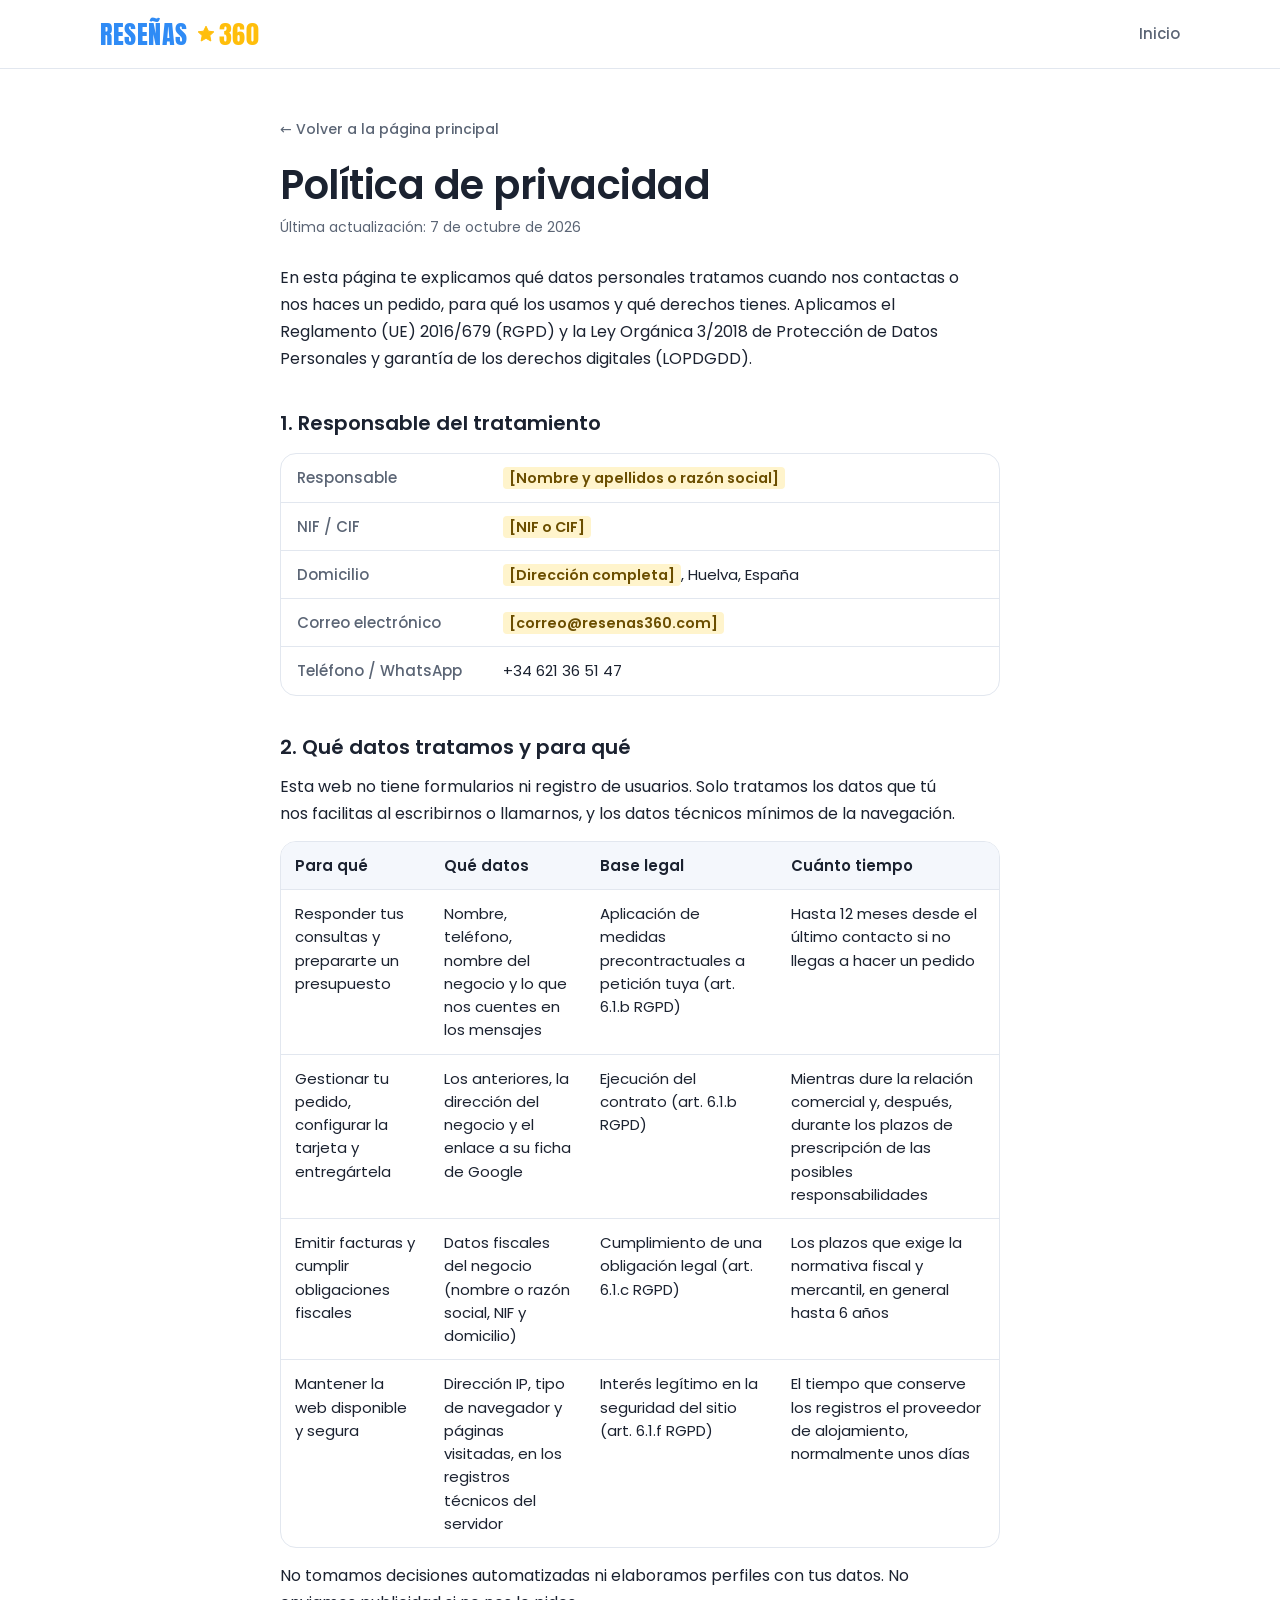
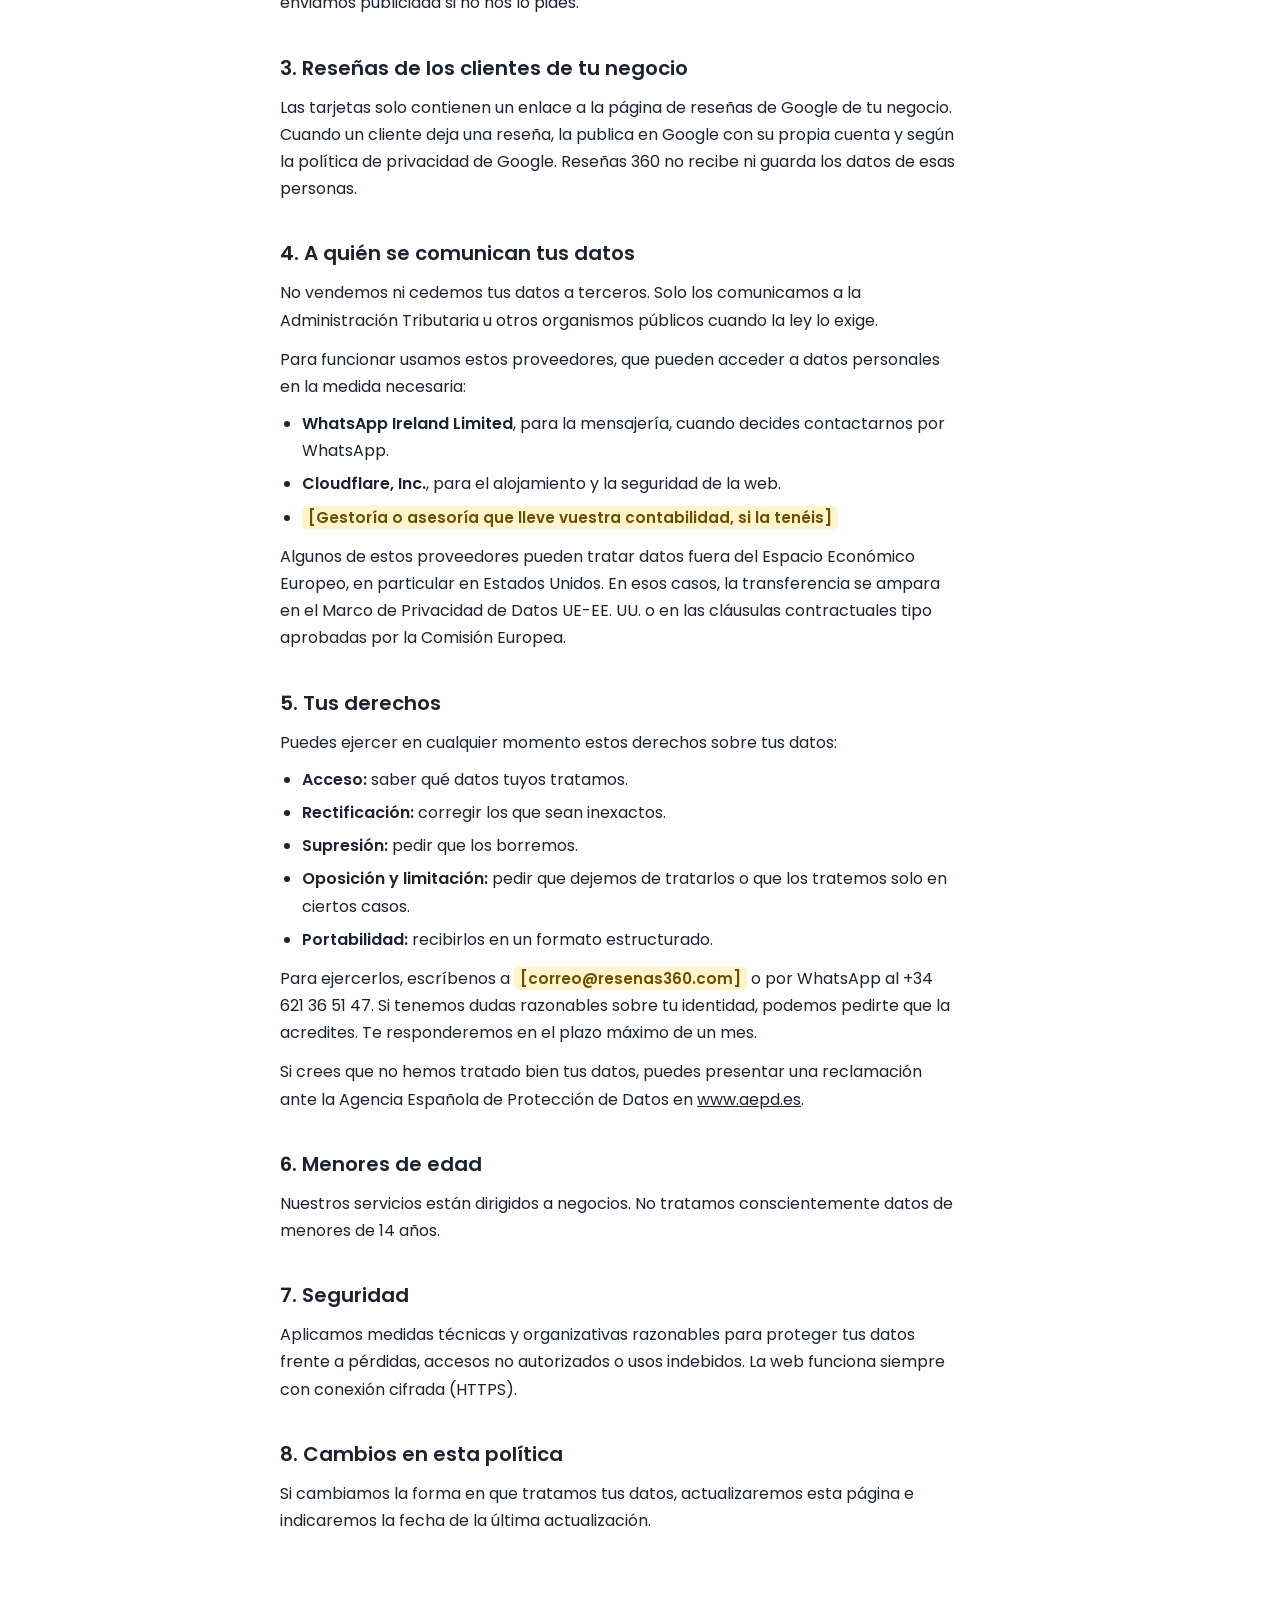
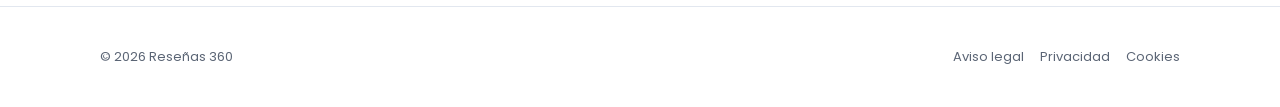
<file: privacidad.html>
<!doctype html>
<html lang="es">
<head>
<meta charset="utf-8">
<meta name="viewport" content="width=device-width, initial-scale=1, viewport-fit=cover">
<title>Política de privacidad · Reseñas 360</title>
<meta name="description" content="Cómo trata Reseñas 360 los datos personales de quienes nos contactan o nos hacen un pedido.">
<meta name="robots" content="noindex, follow">
<link rel="canonical" href="https://resenas360.com/privacidad.html">
<meta name="theme-color" content="#2f8bf5">
<link rel="icon" href="favicon.svg" type="image/svg+xml">
<link rel="stylesheet" href="assets/css/styles.css">
</head>
<body>
<a class="skip" href="#contenido">Saltar al contenido</a>
<svg width="0" height="0" style="position:absolute" aria-hidden="true" focusable="false"><defs><symbol id="star" viewBox="0 0 24 24"><path fill="#ffbe0b" d="M12 2.6l2.9 6 6.5.8-4.8 4.5 1.2 6.5L12 17.2l-5.8 3.2 1.2-6.5L2.6 9.4l6.5-.8z" stroke="#ffbe0b" stroke-width="1.2" stroke-linejoin="round"/></symbol></defs></svg>

<header class="nav">
  <div class="wrap">
    <a class="logo" href="./" aria-label="Reseñas 360, inicio"><span class="w">RESEÑAS</span><span class="n"><svg aria-hidden="true"><use href="#star"/></svg>360</span></a>
    <nav class="nav-links" aria-label="Volver"><a class="t" href="./">Inicio</a></nav>
  </div>
</header>

<main id="contenido" class="doc">
  <div class="wrap">
    <a class="back" href="./">← Volver a la página principal</a>
    <h1>Política de privacidad</h1>
    <p class="updated">Última actualización: 7 de octubre de 2026</p>

    <p style="margin-top:24px">En esta página te explicamos qué datos personales tratamos cuando nos contactas o nos haces un pedido, para qué los usamos y qué derechos tienes. Aplicamos el Reglamento (UE) 2016/679 (RGPD) y la Ley Orgánica 3/2018 de Protección de Datos Personales y garantía de los derechos digitales (LOPDGDD).</p>

    <h2>1. Responsable del tratamiento</h2>
    <dl class="data">
      <div><dt>Responsable</dt><dd><span class="pending">[Nombre y apellidos o razón social]</span></dd></div>
      <div><dt>NIF / CIF</dt><dd><span class="pending">[NIF o CIF]</span></dd></div>
      <div><dt>Domicilio</dt><dd><span class="pending">[Dirección completa]</span>, Huelva, España</dd></div>
      <div><dt>Correo electrónico</dt><dd><span class="pending">[correo@resenas360.com]</span></dd></div>
      <div><dt>Teléfono / WhatsApp</dt><dd>+34 621 36 51 47</dd></div>
    </dl>

    <h2>2. Qué datos tratamos y para qué</h2>
    <p>Esta web no tiene formularios ni registro de usuarios. Solo tratamos los datos que tú nos facilitas al escribirnos o llamarnos, y los datos técnicos mínimos de la navegación.</p>
    <div class="tablewrap">
      <table>
        <thead><tr><th>Para qué</th><th>Qué datos</th><th>Base legal</th><th>Cuánto tiempo</th></tr></thead>
        <tbody>
          <tr>
            <td>Responder tus consultas y prepararte un presupuesto</td>
            <td>Nombre, teléfono, nombre del negocio y lo que nos cuentes en los mensajes</td>
            <td>Aplicación de medidas precontractuales a petición tuya (art. 6.1.b RGPD)</td>
            <td>Hasta 12 meses desde el último contacto si no llegas a hacer un pedido</td>
          </tr>
          <tr>
            <td>Gestionar tu pedido, configurar la tarjeta y entregártela</td>
            <td>Los anteriores, la dirección del negocio y el enlace a su ficha de Google</td>
            <td>Ejecución del contrato (art. 6.1.b RGPD)</td>
            <td>Mientras dure la relación comercial y, después, durante los plazos de prescripción de las posibles responsabilidades</td>
          </tr>
          <tr>
            <td>Emitir facturas y cumplir obligaciones fiscales</td>
            <td>Datos fiscales del negocio (nombre o razón social, NIF y domicilio)</td>
            <td>Cumplimiento de una obligación legal (art. 6.1.c RGPD)</td>
            <td>Los plazos que exige la normativa fiscal y mercantil, en general hasta 6 años</td>
          </tr>
          <tr>
            <td>Mantener la web disponible y segura</td>
            <td>Dirección IP, tipo de navegador y páginas visitadas, en los registros técnicos del servidor</td>
            <td>Interés legítimo en la seguridad del sitio (art. 6.1.f RGPD)</td>
            <td>El tiempo que conserve los registros el proveedor de alojamiento, normalmente unos días</td>
          </tr>
        </tbody>
      </table>
    </div>
    <p style="margin-top:14px">No tomamos decisiones automatizadas ni elaboramos perfiles con tus datos. No enviamos publicidad si no nos lo pides.</p>

    <h2>3. Reseñas de los clientes de tu negocio</h2>
    <p>Las tarjetas solo contienen un enlace a la página de reseñas de Google de tu negocio. Cuando un cliente deja una reseña, la publica en Google con su propia cuenta y según la política de privacidad de Google. Reseñas 360 no recibe ni guarda los datos de esas personas.</p>

    <h2>4. A quién se comunican tus datos</h2>
    <p>No vendemos ni cedemos tus datos a terceros. Solo los comunicamos a la Administración Tributaria u otros organismos públicos cuando la ley lo exige.</p>
    <p>Para funcionar usamos estos proveedores, que pueden acceder a datos personales en la medida necesaria:</p>
    <ul>
      <li><strong>WhatsApp Ireland Limited</strong>, para la mensajería, cuando decides contactarnos por WhatsApp.</li>
      <li><strong>Cloudflare, Inc.</strong>, para el alojamiento y la seguridad de la web.</li>
      <li><span class="pending">[Gestoría o asesoría que lleve vuestra contabilidad, si la tenéis]</span></li>
    </ul>
    <p style="margin-top:12px">Algunos de estos proveedores pueden tratar datos fuera del Espacio Económico Europeo, en particular en Estados Unidos. En esos casos, la transferencia se ampara en el Marco de Privacidad de Datos UE-EE. UU. o en las cláusulas contractuales tipo aprobadas por la Comisión Europea.</p>

    <h2>5. Tus derechos</h2>
    <p>Puedes ejercer en cualquier momento estos derechos sobre tus datos:</p>
    <ul>
      <li><strong>Acceso:</strong> saber qué datos tuyos tratamos.</li>
      <li><strong>Rectificación:</strong> corregir los que sean inexactos.</li>
      <li><strong>Supresión:</strong> pedir que los borremos.</li>
      <li><strong>Oposición y limitación:</strong> pedir que dejemos de tratarlos o que los tratemos solo en ciertos casos.</li>
      <li><strong>Portabilidad:</strong> recibirlos en un formato estructurado.</li>
    </ul>
    <p style="margin-top:12px">Para ejercerlos, escríbenos a <span class="pending">[correo@resenas360.com]</span> o por WhatsApp al +34 621 36 51 47. Si tenemos dudas razonables sobre tu identidad, podemos pedirte que la acredites. Te responderemos en el plazo máximo de un mes.</p>
    <p>Si crees que no hemos tratado bien tus datos, puedes presentar una reclamación ante la Agencia Española de Protección de Datos en <a href="https://www.aepd.es" target="_blank" rel="noopener">www.aepd.es</a>.</p>

    <h2>6. Menores de edad</h2>
    <p>Nuestros servicios están dirigidos a negocios. No tratamos conscientemente datos de menores de 14 años.</p>

    <h2>7. Seguridad</h2>
    <p>Aplicamos medidas técnicas y organizativas razonables para proteger tus datos frente a pérdidas, accesos no autorizados o usos indebidos. La web funciona siempre con conexión cifrada (HTTPS).</p>

    <h2>8. Cambios en esta política</h2>
    <p>Si cambiamos la forma en que tratamos tus datos, actualizaremos esta página e indicaremos la fecha de la última actualización.</p>
  </div>
</main>

<footer>
  <div class="wrap">
    <div class="legal" style="margin-top:0;padding-top:0;border-top:0">
      <span>© <span class="year">2026</span> Reseñas 360</span>
      <nav class="links" aria-label="Legal"><a href="aviso-legal.html">Aviso legal</a><a href="privacidad.html" aria-current="page">Privacidad</a><a href="cookies.html">Cookies</a></nav>
    </div>
  </div>
</footer>
<script src="assets/js/main.js" defer></script>
</body>
</html>
</file>
<file: assets/css/styles.css>
/* Reseñas 360 — estilos compartidos
   Base: estructura tipo Airbnb (lienzo blanco, un solo acento para acciones, bordes suaves, una única sombra)
   adaptada a la marca: azul en acciones y logo, amarillo solo en estrellas y "360". */

@font-face{font-family:"Anton";font-style:normal;font-weight:400;font-display:swap;src:url("../fonts/anton-latin-400-normal.woff2") format("woff2")}
@font-face{font-family:"Poppins";font-style:normal;font-weight:400;font-display:swap;src:url("../fonts/poppins-latin-400-normal.woff2") format("woff2")}
@font-face{font-family:"Poppins";font-style:normal;font-weight:500;font-display:swap;src:url("../fonts/poppins-latin-500-normal.woff2") format("woff2")}
@font-face{font-family:"Poppins";font-style:normal;font-weight:600;font-display:swap;src:url("../fonts/poppins-latin-600-normal.woff2") format("woff2")}

:root{
  --canvas:#ffffff;
  --soft:#f4f7fc;
  --ink:#1b2230;
  --muted:#5b6575;
  --hairline:#e2e7ef;
  --blue:#2f8bf5;
  --action:#1d6fd8;
  --action-press:#175bb3;
  --on-action:#ffffff;
  --star:#ffbe0b;
  --placeholder:#eef3fb;
  --pending-bg:#fff4cc;
  --pending-fg:#6b4e00;
  --shadow:0 0 0 1px rgba(20,30,50,.03),0 2px 6px rgba(20,30,50,.05),0 6px 14px rgba(20,30,50,.08);
  --f-display:"Anton","Impact","Haettenschweiler","Arial Narrow Bold",sans-serif;
  --f-body:"Poppins",-apple-system,system-ui,"Segoe UI",Roboto,sans-serif;
  --r-sm:10px; --r-md:16px; --r-lg:24px;
  color-scheme:light;
}
@media (prefers-color-scheme:dark){:root:not([data-theme="light"]){
  --canvas:#0e131d;--soft:#151c29;--ink:#eef2f8;--muted:#a3adbd;--hairline:#273144;
  --blue:#5aa2ff;--action:#2a7ae6;--action-press:#1f66c4;--placeholder:#18202f;
  --pending-bg:#3a2f0b;--pending-fg:#ffe08a;
  --shadow:0 0 0 1px rgba(255,255,255,.04),0 2px 6px rgba(0,0,0,.3),0 6px 14px rgba(0,0,0,.35);
  color-scheme:dark}}
:root[data-theme="dark"]{
  --canvas:#0e131d;--soft:#151c29;--ink:#eef2f8;--muted:#a3adbd;--hairline:#273144;
  --blue:#5aa2ff;--action:#2a7ae6;--action-press:#1f66c4;--placeholder:#18202f;
  --pending-bg:#3a2f0b;--pending-fg:#ffe08a;
  --shadow:0 0 0 1px rgba(255,255,255,.04),0 2px 6px rgba(0,0,0,.3),0 6px 14px rgba(0,0,0,.35);
  color-scheme:dark}

*{box-sizing:border-box}
html{scroll-behavior:smooth;-webkit-text-size-adjust:100%}
body{margin:0;background:var(--canvas);color:var(--ink);font-family:var(--f-body);font-size:16px;line-height:1.55;-webkit-font-smoothing:antialiased}
img{max-width:100%}
[hidden]{display:none!important}
.wrap{max-width:1120px;margin:0 auto;padding-inline:20px}
h1,h2,h3,h4{margin:0;text-wrap:balance}
p{margin:0}
a{color:inherit}
:focus-visible{outline:3px solid var(--blue);outline-offset:3px;border-radius:6px}
.skip{position:absolute;left:-9999px;top:8px;z-index:50;background:var(--action);color:var(--on-action);padding:8px 14px;border-radius:8px}
.skip:focus{left:12px}

/* Logo */
.logo{display:inline-flex;align-items:center;gap:8px;font-family:var(--f-display);font-size:26px;letter-spacing:.5px;text-decoration:none;line-height:1}
.logo .w{color:var(--blue)}
.logo .n{display:inline-flex;align-items:center;gap:3px;color:var(--star)}
.logo svg{width:20px;height:20px}

/* Nav */
.nav{position:sticky;top:env(safe-area-inset-top,0px);z-index:20;background:var(--canvas);border-bottom:1px solid var(--hairline)}
.nav .wrap{display:flex;align-items:center;justify-content:space-between;gap:16px;height:68px}
.nav-links{display:flex;align-items:center;gap:24px}
.nav-links a.t{text-decoration:none;font-weight:500;font-size:15px;color:var(--muted)}
.nav-links a.t:hover{color:var(--ink)}

/* Botones */
.btn{display:inline-flex;align-items:center;justify-content:center;gap:10px;min-height:48px;padding:12px 22px;border-radius:var(--r-sm);font-family:var(--f-body);font-weight:600;font-size:16px;text-decoration:none;border:1px solid transparent;cursor:pointer;transition:background-color .15s}
.btn-primary{background:var(--action);color:var(--on-action)}
.btn-primary:hover{background:var(--action-press)}
.btn-secondary{background:var(--canvas);color:var(--ink);border-color:var(--ink)}
.btn-secondary:hover{background:var(--soft)}
.btn svg{width:20px;height:20px;flex:none}
.btn-sm{min-height:40px;padding:8px 16px;font-size:14px}

/* Hero */
.hero{padding-block:56px 64px}
.hero .wrap{display:grid;grid-template-columns:1.1fr 1fr;gap:48px;align-items:center}
.eyebrow{display:inline-flex;align-items:center;gap:8px;font-size:13px;font-weight:600;letter-spacing:.06em;text-transform:uppercase;color:var(--muted)}
.eyebrow .dot{width:8px;height:8px;border-radius:50%;background:var(--star)}
.hero h1{font-family:var(--f-display);font-weight:400;font-size:clamp(44px,7vw,76px);line-height:1;letter-spacing:.3px;text-transform:uppercase;margin-top:16px}
.hero h1 .b{color:var(--blue)}
.hero .lead{margin-top:20px;font-size:18px;color:var(--muted);max-width:34em}
.hero .lead strong{color:var(--ink);font-weight:600}
.hero .ctas{display:flex;flex-wrap:wrap;gap:12px;margin-top:28px}
.hero .note{margin-top:16px;font-size:14px;color:var(--muted)}

/* Ilustración del hero: tarjeta + móvil */
.stage{position:relative;min-height:400px;display:flex;align-items:center;justify-content:center}
.stage .glow{position:absolute;inset:8% 6%;background:var(--soft);border-radius:40px}
.card{position:relative;width:min(230px,52vw);aspect-ratio:55/85;background:#ffffff;border-radius:18px;box-shadow:var(--shadow);transform:rotate(-7deg) translateX(-30%);display:flex;flex-direction:column;align-items:center;justify-content:space-between;padding:22px 18px;color:#1b2230;max-width:100%}
.card .cl{font-family:var(--f-display);font-size:30px;line-height:.95;text-align:center;color:#2f8bf5}
.card .cl .n{color:#ffbe0b;display:flex;align-items:center;justify-content:center;gap:4px}
.card .cl svg{width:22px;height:22px}
.card .stars{display:flex;gap:4px}
.card .stars svg{width:16px;height:16px}
.card .tap{font-size:12px;font-weight:600;text-align:center;line-height:1.3}
.qr{width:74px;height:74px;display:grid;grid-template-columns:repeat(11,1fr);background:#fff}
.qr i{display:block}
.qr i.on{background:#1b2230}
.phone{position:absolute;right:6%;bottom:6%;width:min(190px,42vw);aspect-ratio:9/18.5;background:#1b2230;border-radius:30px;padding:9px;box-shadow:var(--shadow);transform:rotate(5deg);max-width:100%}
.screen{width:100%;height:100%;background:#ffffff;border-radius:22px;padding:22px 14px 14px;display:flex;flex-direction:column;gap:10px;color:#1b2230;overflow:hidden}
.screen .biz{display:flex;align-items:center;gap:8px}
.screen .av{width:30px;height:30px;border-radius:50%;background:#e8f1fe;display:grid;place-items:center;font-weight:600;font-size:12px;color:#2f8bf5;flex:none}
.screen .bn{font-size:12px;font-weight:600;line-height:1.2}
.screen .bs{font-size:10px;color:#5b6575}
.screen .rate{display:flex;justify-content:space-between;padding:8px 2px}
.screen .rate svg{width:22px;height:22px}
.screen .field{flex:1;border:1px solid #e2e7ef;border-radius:10px;padding:8px;font-size:10px;color:#8a93a3;line-height:1.4}
.screen .pub{background:#1d6fd8;color:#fff;border-radius:999px;text-align:center;font-size:11px;font-weight:600;padding:7px}
.waves{position:absolute;left:44%;top:28%;width:56px;height:56px;color:var(--blue)}
.ex{position:absolute;left:8px;bottom:8px;font-size:11px;color:var(--muted)}

/* Secciones */
section{padding-block:64px}
.band{background:var(--soft)}
.sh{display:flex;flex-direction:column;gap:10px;max-width:640px;margin-bottom:36px}
.sh h2{font-size:clamp(26px,3.4vw,34px);font-weight:600;letter-spacing:-.4px;line-height:1.2}
.sh p{color:var(--muted);font-size:17px}

/* Cómo funciona */
.how{display:grid;grid-template-columns:auto 1fr;gap:48px;align-items:center}
.secs{display:flex;flex-direction:column;align-items:center;gap:6px;padding:28px 36px;border-radius:var(--r-lg);background:var(--canvas);box-shadow:var(--shadow)}
.secs .big{font-family:var(--f-display);font-size:112px;line-height:1;color:var(--ink);display:flex;align-items:baseline;gap:6px}
.secs .big small{font-size:40px;color:var(--star)}
.secs .lbl{font-size:13px;font-weight:600;letter-spacing:.06em;text-transform:uppercase;color:var(--muted)}
.steps{list-style:none;margin:0;padding:0;display:grid;gap:4px}
.steps li{display:grid;grid-template-columns:44px 1fr;gap:16px;padding:18px 0;border-bottom:1px solid var(--hairline)}
.steps li:last-child{border-bottom:0}
.steps .num{width:44px;height:44px;border-radius:50%;background:var(--canvas);border:1px solid var(--hairline);display:grid;place-items:center;font-weight:600;color:var(--blue);font-variant-numeric:tabular-nums}
.steps h3{font-size:18px;font-weight:600}
.steps p{color:var(--muted);margin-top:2px}

/* Por qué */
.why{display:grid;grid-template-columns:repeat(3,minmax(0,1fr));gap:20px}
.why article{display:flex;flex-direction:column;gap:10px;padding:4px 0}
.why .ic{width:44px;height:44px;border-radius:12px;background:var(--soft);display:grid;place-items:center;color:var(--blue)}
.why .ic svg{width:22px;height:22px}
.why h3{font-size:18px;font-weight:600}
.why p{color:var(--muted)}

/* Productos */
.products{display:grid;grid-template-columns:repeat(2,minmax(0,1fr));gap:24px}
.product{display:flex;flex-direction:column;gap:16px}
.photo{aspect-ratio:4/3;border-radius:var(--r-md);background:var(--placeholder);border:1.5px dashed var(--hairline);display:flex;flex-direction:column;align-items:center;justify-content:center;gap:8px;color:var(--muted);font-size:14px;text-align:center;padding:16px;max-width:100%}
.photo svg{width:28px;height:28px}
.photo b{font-weight:600;color:var(--ink)}
.pmeta{display:flex;justify-content:space-between;align-items:flex-start;gap:16px}
.pmeta h3{font-size:20px;font-weight:600}
.pmeta p{color:var(--muted);font-size:15px;margin-top:2px}
.price{text-align:right;white-space:nowrap}
.price .v{font-size:24px;font-weight:600;font-variant-numeric:tabular-nums}
.price .u{font-size:14px;color:var(--muted)}
.price .alt{display:inline-block;margin-top:6px;font-size:13px;font-weight:600;padding:3px 10px;border-radius:999px;background:var(--canvas);border:1px solid var(--hairline)}
.included{margin-top:28px;display:grid;grid-template-columns:minmax(0,1.4fr) minmax(0,1fr);gap:24px;align-items:stretch}
.inc{padding:24px;border:1px solid var(--hairline);border-radius:var(--r-md);background:var(--canvas)}
.inc h3{font-size:17px;font-weight:600;margin-bottom:12px}
.inc ul{list-style:none;margin:0;padding:0;display:grid;grid-template-columns:repeat(2,minmax(0,1fr));gap:10px 20px}
.inc li{display:flex;gap:10px;align-items:flex-start;font-size:15px}
.inc li svg{width:18px;height:18px;flex:none;margin-top:3px;color:var(--blue)}
.bulk{padding:24px;border-radius:var(--r-md);background:var(--canvas);border:1px solid var(--hairline);display:flex;flex-direction:column;justify-content:space-between;gap:16px}
.bulk h3{font-size:17px;font-weight:600}
.bulk p{color:var(--muted);font-size:15px}

/* Para quién */
.chips{display:flex;flex-wrap:wrap;gap:10px}
.chip{display:inline-flex;align-items:center;gap:8px;padding:10px 18px;border:1px solid var(--hairline);border-radius:999px;font-weight:500;font-size:15px;background:var(--canvas)}

/* FAQ */
.faq{max-width:760px}
.faq details{border-bottom:1px solid var(--hairline)}
.faq summary{list-style:none;cursor:pointer;display:flex;justify-content:space-between;align-items:center;gap:16px;padding:20px 0;font-weight:600;font-size:17px}
.faq summary::-webkit-details-marker{display:none}
.faq summary .pl{width:28px;height:28px;border-radius:50%;border:1px solid var(--hairline);display:grid;place-items:center;flex:none;transition:transform .2s}
.faq details[open] summary .pl{transform:rotate(45deg)}
.faq .a{padding:0 0 20px;color:var(--muted);max-width:62ch}

/* Contacto */
.contact{display:grid;grid-template-columns:minmax(0,1.2fr) minmax(0,1fr);gap:40px;align-items:center}
.contact h2{font-family:var(--f-display);font-weight:400;font-size:clamp(36px,5vw,56px);line-height:1.02;text-transform:uppercase}
.contact h2 .b{color:var(--blue)}
.contact p{margin-top:14px;color:var(--muted);font-size:17px}
.cbox{padding:28px;border-radius:var(--r-lg);background:var(--canvas);box-shadow:var(--shadow);display:flex;flex-direction:column;gap:16px}
.cbox .lb{font-size:13px;font-weight:600;letter-spacing:.06em;text-transform:uppercase;color:var(--muted)}
.cbox .num{display:flex;align-items:center;justify-content:space-between;gap:12px;font-size:26px;font-weight:600;font-variant-numeric:tabular-nums}
.cbox .num span{user-select:all}
.copy{font-family:var(--f-body);font-size:13px;font-weight:600;border:1px solid var(--hairline);background:var(--canvas);color:var(--ink);border-radius:999px;padding:6px 14px;cursor:pointer;user-select:none}
.copy:hover{background:var(--soft)}
.cbox .btn{width:100%}
.cbox small{color:var(--muted);font-size:13px}

/* Footer */
footer{border-top:1px solid var(--hairline);padding-block:40px}
body.has-mbar footer{padding-bottom:110px}
.fgrid{display:grid;grid-template-columns:minmax(0,1.5fr) repeat(2,minmax(0,1fr));gap:24px}
footer h4{margin:0 0 10px;font-size:15px;font-weight:600}
footer p,footer li{color:var(--muted);font-size:14px}
footer ul{list-style:none;margin:0;padding:0;display:grid;gap:6px}
footer .tab{font-variant-numeric:tabular-nums}
.legal{margin-top:28px;padding-top:20px;border-top:1px solid var(--hairline);display:flex;flex-wrap:wrap;justify-content:space-between;gap:12px;font-size:13px;color:var(--muted)}
.legal .links{display:flex;flex-wrap:wrap;gap:16px}
.legal .links a{text-decoration:none}
.legal .links a:hover{text-decoration:underline;color:var(--ink)}

/* Barra fija en móvil (patrón de reserva de Airbnb) */
.mbar{display:none;position:fixed;left:0;right:0;bottom:0;z-index:30;background:var(--canvas);border-top:1px solid var(--hairline);padding:12px 16px calc(12px + env(safe-area-inset-bottom,0px));align-items:center;justify-content:space-between;gap:12px}
.mbar .mt{font-size:13px;color:var(--muted);line-height:1.3}
.mbar .mt b{display:block;color:var(--ink);font-size:15px}

/* Páginas legales */
.doc{padding-block:48px 72px}
.doc .wrap{max-width:760px}
.doc .back{display:inline-flex;align-items:center;gap:6px;font-size:14px;font-weight:500;color:var(--muted);text-decoration:none}
.doc .back:hover{color:var(--ink)}
.doc h1{font-size:clamp(30px,4vw,40px);font-weight:600;letter-spacing:-.5px;line-height:1.15;margin-top:20px}
.doc .updated{margin-top:8px;color:var(--muted);font-size:14px}
.doc h2{font-size:20px;font-weight:600;margin-top:36px;margin-bottom:10px}
.doc p,.doc li{color:var(--ink);font-size:16px;line-height:1.7;max-width:68ch}
.doc p + p{margin-top:12px}
.doc ul{padding-left:22px;margin:10px 0 0;display:grid;gap:6px}
.doc .data{margin-top:14px;border:1px solid var(--hairline);border-radius:var(--r-md);overflow:hidden}
.doc .data div{display:grid;grid-template-columns:minmax(120px,190px) minmax(0,1fr);gap:16px;padding:12px 16px;border-bottom:1px solid var(--hairline);font-size:15px}
.doc .data div:last-child{border-bottom:0}
.doc .data dt{color:var(--muted);font-weight:500}
.doc .data dd{margin:0;min-width:0;overflow-wrap:anywhere}
.doc .tablewrap{overflow-x:auto;margin-top:14px;border:1px solid var(--hairline);border-radius:var(--r-md)}
.doc table{border-collapse:collapse;width:100%;font-size:15px;min-width:520px}
.doc th,.doc td{text-align:left;padding:12px 14px;border-bottom:1px solid var(--hairline);vertical-align:top}
.doc th{font-weight:600;background:var(--soft)}
.doc tr:last-child td{border-bottom:0}
.pending{background:var(--pending-bg);color:var(--pending-fg);border-radius:4px;padding:1px 6px;font-weight:600;font-size:.95em}

/* 404 */
.nf{padding-block:96px;text-align:center}
.nf .big{font-family:var(--f-display);font-size:120px;line-height:1;color:var(--blue)}
.nf p{margin:12px auto 28px;color:var(--muted);max-width:40ch}

@media (max-width:900px){
  .hero .wrap{grid-template-columns:1fr;gap:28px}
  .stage{min-height:360px}
  .how{grid-template-columns:1fr;gap:28px}
  .secs{flex-direction:row;justify-content:center;gap:16px;padding:20px}
  .secs .big{font-size:84px}
  .why{grid-template-columns:1fr;gap:28px}
  .included{grid-template-columns:1fr}
  .contact{grid-template-columns:1fr}
  .fgrid{grid-template-columns:1fr 1fr}
  .fgrid > div:first-child{grid-column:1/-1}
}
@media (max-width:640px){
  .nav-links a.t{display:none}
  .has-mbar .nav .btn{display:none}
  .products{grid-template-columns:1fr}
  .inc ul{grid-template-columns:1fr}
  section{padding-block:48px}
  .hero{padding-block:32px 40px}
  .mbar{display:flex}
  .doc .data div{grid-template-columns:1fr;gap:2px}
}
@media (prefers-reduced-motion:reduce){html{scroll-behavior:auto}*{transition:none!important;animation:none!important}}

/* ------------------------------------------------------------------
   BorderGlow — portado de React Bits (https://reactbits.dev) a CSS + JS sin React.
   Copyright (c) 2026 David Haz. MIT + Commons Clause License Condition v1.0.
   Adaptado: colores de marca, tema claro/oscuro con tokens.
   ------------------------------------------------------------------ */
:root{--bg-glow-blend:normal;--bg-fill-blend:normal;--bg-fill-opacity:.22}
@media (prefers-color-scheme:dark){:root:not([data-theme="light"]){--bg-glow-blend:plus-lighter;--bg-fill-blend:soft-light;--bg-fill-opacity:.5}}
:root[data-theme="dark"]{--bg-glow-blend:plus-lighter;--bg-fill-blend:soft-light;--bg-fill-opacity:.5}

.border-glow-card{
  --edge-proximity:0;
  --cursor-angle:45deg;
  --edge-sensitivity:30;
  --color-sensitivity:calc(var(--edge-sensitivity) + 20);
  --border-radius:24px;
  --glow-padding:40px;
  --cone-spread:25;
  position:relative;
  border-radius:var(--border-radius);
  isolation:isolate;
  transform:translate3d(0,0,.01px);
  display:grid;
  border:1px solid var(--hairline);
  background:var(--canvas);
  overflow:visible;
  box-shadow:var(--shadow);
}
.border-glow-card::before,
.border-glow-card::after,
.border-glow-card > .edge-light{
  content:"";
  position:absolute;
  inset:0;
  border-radius:inherit;
  transition:opacity .25s ease-out;
  z-index:-1;
}
.border-glow-card:not(:hover):not(.sweep-active)::before,
.border-glow-card:not(:hover):not(.sweep-active)::after,
.border-glow-card:not(:hover):not(.sweep-active) > .edge-light{
  opacity:0;
  transition:opacity .75s ease-in-out;
}
/* borde de color que sigue al cursor */
.border-glow-card::before{
  border:1px solid transparent;
  background:
    linear-gradient(var(--canvas) 0 100%) padding-box,
    var(--gradient-one) border-box,
    var(--gradient-two) border-box,
    var(--gradient-three) border-box,
    var(--gradient-four) border-box,
    var(--gradient-five) border-box,
    var(--gradient-six) border-box,
    var(--gradient-seven) border-box,
    var(--gradient-base) border-box;
  opacity:calc((var(--edge-proximity) - var(--color-sensitivity)) / (100 - var(--color-sensitivity)));
  -webkit-mask-image:conic-gradient(from var(--cursor-angle) at center,black calc(var(--cone-spread) * 1%),transparent calc((var(--cone-spread) + 15) * 1%),transparent calc((100 - var(--cone-spread) - 15) * 1%),black calc((100 - var(--cone-spread)) * 1%));
          mask-image:conic-gradient(from var(--cursor-angle) at center,black calc(var(--cone-spread) * 1%),transparent calc((var(--cone-spread) + 15) * 1%),transparent calc((100 - var(--cone-spread) - 15) * 1%),black calc((100 - var(--cone-spread)) * 1%));
}
/* relleno de color suave cerca del borde */
.border-glow-card::after{
  border:1px solid transparent;
  background:
    var(--gradient-one) padding-box,
    var(--gradient-two) padding-box,
    var(--gradient-three) padding-box,
    var(--gradient-four) padding-box,
    var(--gradient-five) padding-box,
    var(--gradient-six) padding-box,
    var(--gradient-seven) padding-box,
    var(--gradient-base) padding-box;
  mask-image:
    linear-gradient(to bottom,black,black),
    radial-gradient(ellipse at 50% 50%,black 40%,transparent 65%),
    radial-gradient(ellipse at 66% 66%,black 5%,transparent 40%),
    radial-gradient(ellipse at 33% 33%,black 5%,transparent 40%),
    radial-gradient(ellipse at 66% 33%,black 5%,transparent 40%),
    radial-gradient(ellipse at 33% 66%,black 5%,transparent 40%),
    conic-gradient(from var(--cursor-angle) at center,transparent 5%,black 15%,black 85%,transparent 95%);
  mask-composite:subtract,add,add,add,add,add;
  opacity:calc(var(--bg-fill-opacity) * (var(--edge-proximity) - var(--color-sensitivity)) / (100 - var(--color-sensitivity)));
  mix-blend-mode:var(--bg-fill-blend);
}
/* halo exterior */
.border-glow-card > .edge-light{
  inset:calc(var(--glow-padding) * -1);
  pointer-events:none;
  z-index:1;
  -webkit-mask-image:conic-gradient(from var(--cursor-angle) at center,black 2.5%,transparent 10%,transparent 90%,black 97.5%);
          mask-image:conic-gradient(from var(--cursor-angle) at center,black 2.5%,transparent 10%,transparent 90%,black 97.5%);
  opacity:calc((var(--edge-proximity) - var(--edge-sensitivity)) / (100 - var(--edge-sensitivity)));
  mix-blend-mode:var(--bg-glow-blend);
}
.border-glow-card > .edge-light::before{
  content:"";
  position:absolute;
  inset:var(--glow-padding);
  border-radius:inherit;
  box-shadow:
    inset 0 0 0 1px var(--glow-color),
    inset 0 0 1px 0 var(--glow-color-60),
    inset 0 0 3px 0 var(--glow-color-50),
    inset 0 0 6px 0 var(--glow-color-40),
    inset 0 0 15px 0 var(--glow-color-30),
    inset 0 0 25px 2px var(--glow-color-20),
    inset 0 0 50px 2px var(--glow-color-10),
    0 0 1px 0 var(--glow-color-60),
    0 0 3px 0 var(--glow-color-50),
    0 0 6px 0 var(--glow-color-40),
    0 0 15px 0 var(--glow-color-30),
    0 0 25px 2px var(--glow-color-20),
    0 0 50px 2px var(--glow-color-10);
}
.border-glow-inner{display:flex;flex-direction:column;position:relative;min-width:0;z-index:1}

/* Dónde se usa */
.product.border-glow-card{gap:0}
.product .border-glow-inner{padding:12px;gap:16px}
.product .photo{border-radius:14px}
.product .pmeta{padding:0 8px 8px}
.cbox.border-glow-card{padding:0;gap:0}
.cbox .border-glow-inner{padding:28px;gap:16px}
@media (prefers-reduced-motion:reduce){.border-glow-card::before,.border-glow-card::after,.border-glow-card > .edge-light{transition:none}}

/* ------------------------------------------------------------------
   Counter — portado de React Bits (https://reactbits.dev) a CSS + JS sin React.
   Copyright (c) 2026 David Haz. MIT + Commons Clause License Condition v1.0.
   Cada cifra es una columna 0-9 que rueda hasta su valor.
   ------------------------------------------------------------------ */
.proof{padding-block:40px}
.proof .wrap{display:grid;grid-template-columns:auto minmax(0,1fr);gap:40px;align-items:center}
.proof-num{display:flex;align-items:center;gap:4px;color:var(--ink)}
.proof-num .plus{font-family:var(--f-display);font-size:clamp(48px,8vw,72px);line-height:1;color:var(--star)}
.proof h2{font-size:clamp(22px,2.6vw,28px);font-weight:600;letter-spacing:-.3px;line-height:1.25}
.proof p{margin-top:8px;color:var(--muted);max-width:52ch}

.counter-container{position:relative;display:inline-block}
.counter-counter{--digit-h:1.06em;display:flex;gap:.12em;overflow:hidden;line-height:1;font-family:var(--f-display);font-size:clamp(72px,12vw,112px);color:var(--ink);direction:ltr;padding-inline:.06em}
.counter-digit{position:relative;width:1ch;height:var(--digit-h);overflow:hidden;font-variant-numeric:tabular-nums}
.counter-col{position:absolute;inset:0 0 auto 0;display:flex;flex-direction:column;transform:translateY(calc(var(--n,0) * -10%));transition:transform 1.6s cubic-bezier(.22,1.18,.36,1)}
.counter-col.no-anim{transition:none}
.counter-col span{height:var(--digit-h);display:flex;align-items:center;justify-content:center}
.gradient-container{pointer-events:none;position:absolute;inset:0}
.gradient-container .top-gradient,.gradient-container .bottom-gradient{position:absolute;left:0;right:0;height:14px}
.gradient-container .top-gradient{top:0;background:linear-gradient(to bottom,var(--canvas),transparent)}
.gradient-container .bottom-gradient{bottom:0;background:linear-gradient(to top,var(--canvas),transparent)}

@media (max-width:640px){
  .proof .wrap{grid-template-columns:1fr;gap:16px}
}
@media (prefers-reduced-motion:reduce){.counter-col{transition:none}}
.sr-only{position:absolute;width:1px;height:1px;padding:0;margin:-1px;overflow:hidden;clip:rect(0,0,0,0);white-space:nowrap;border:0}
</file>
